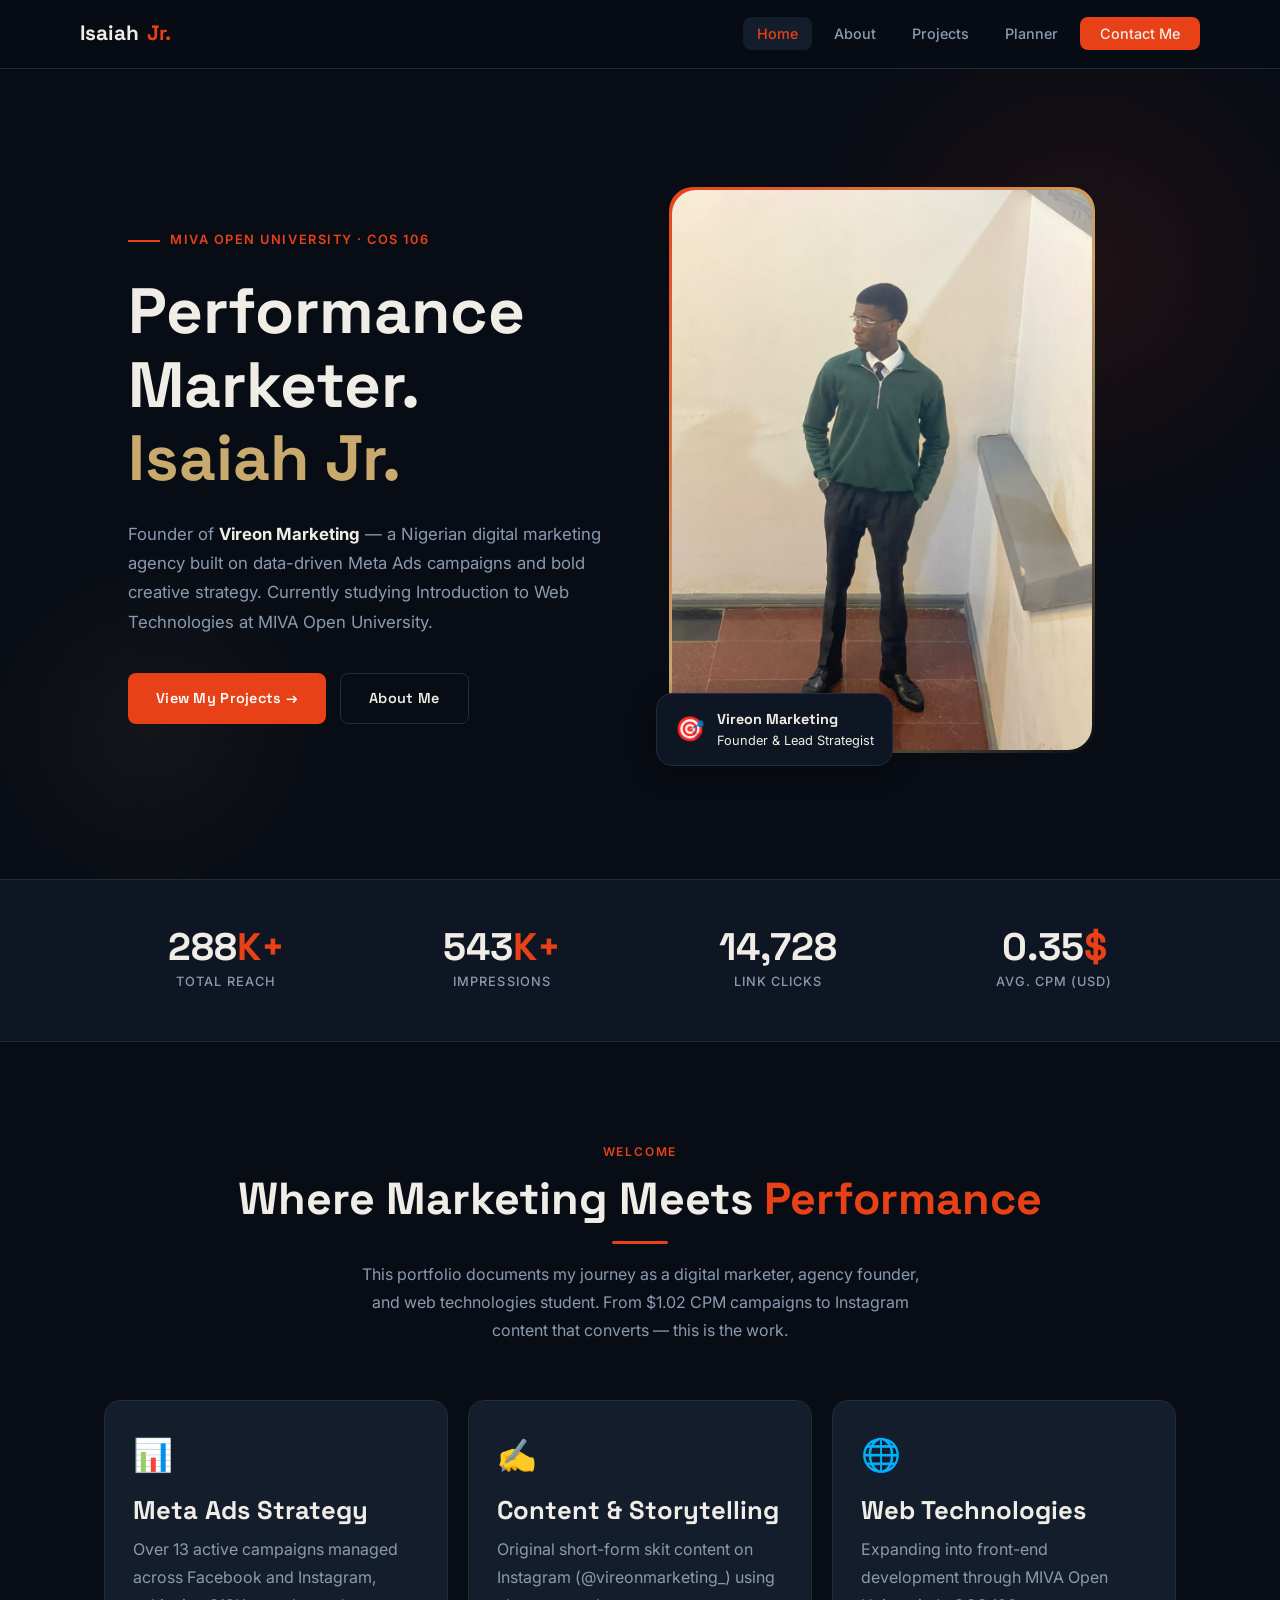
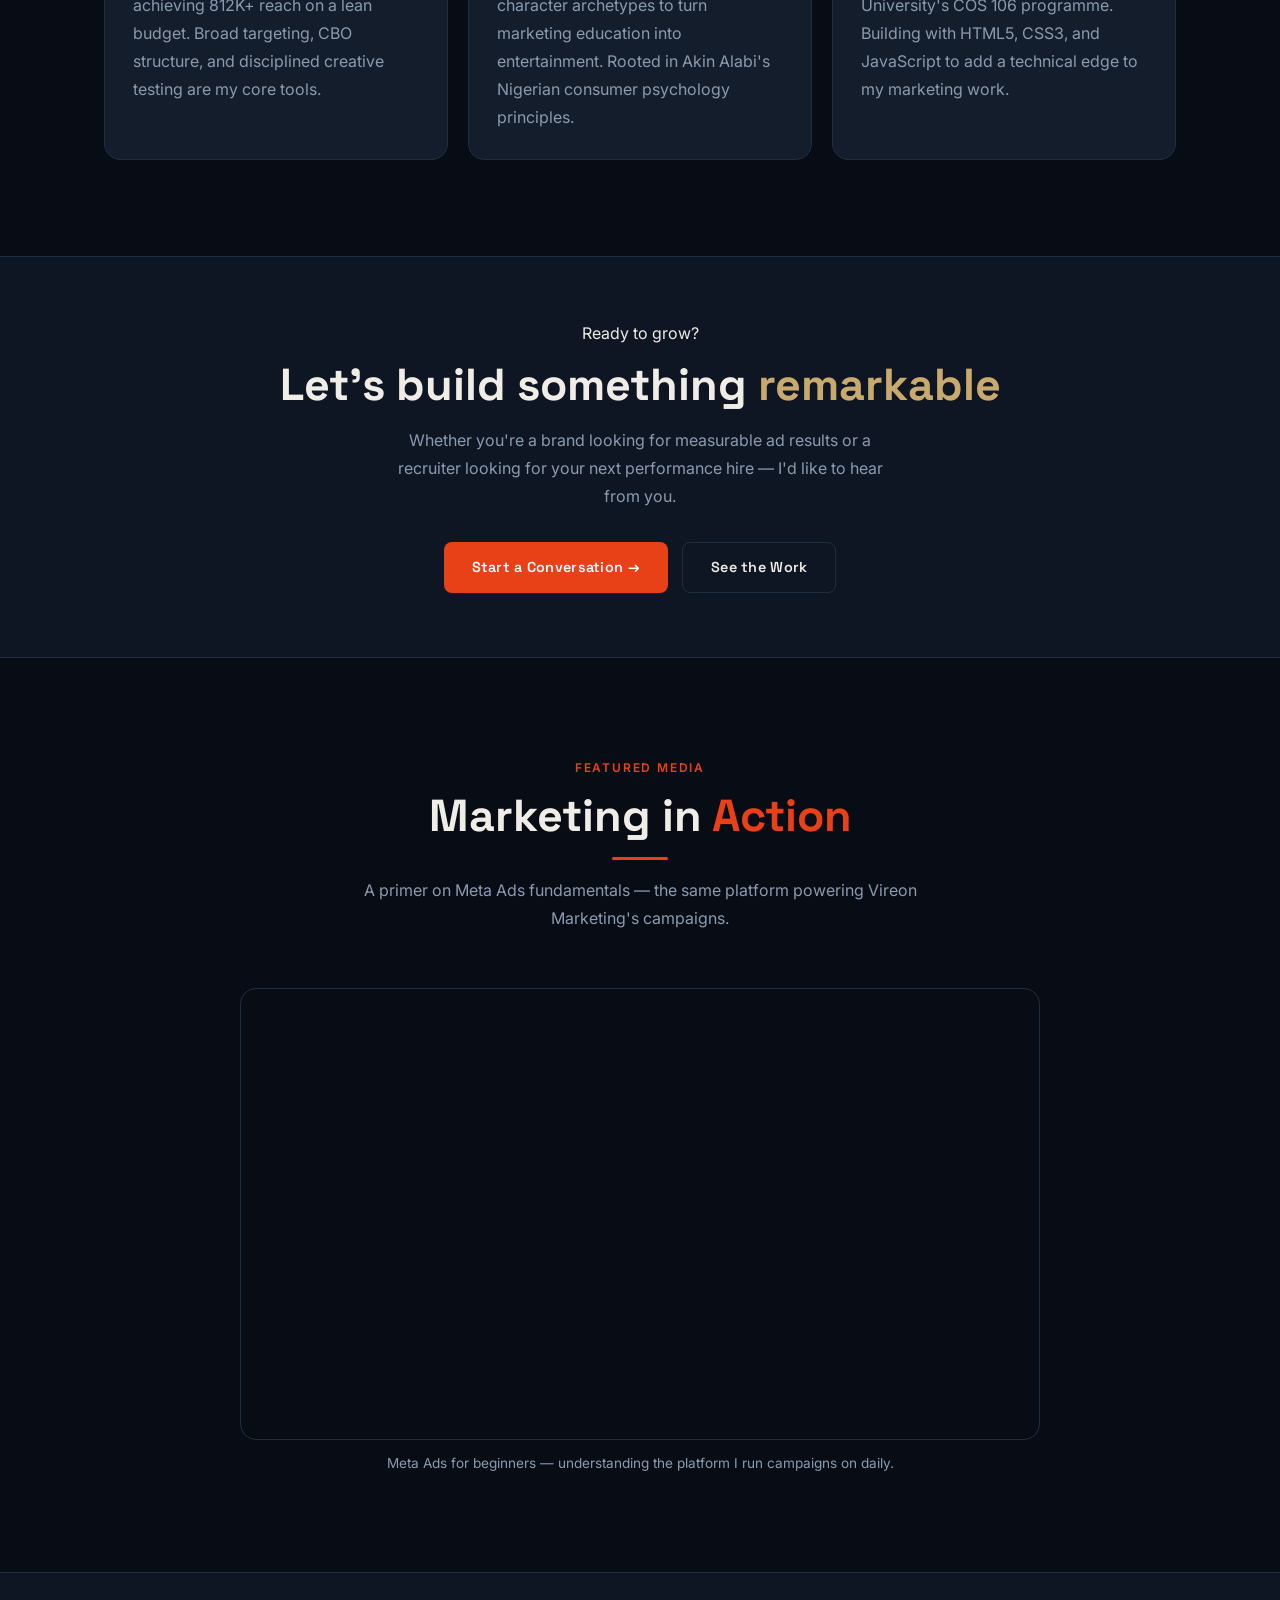
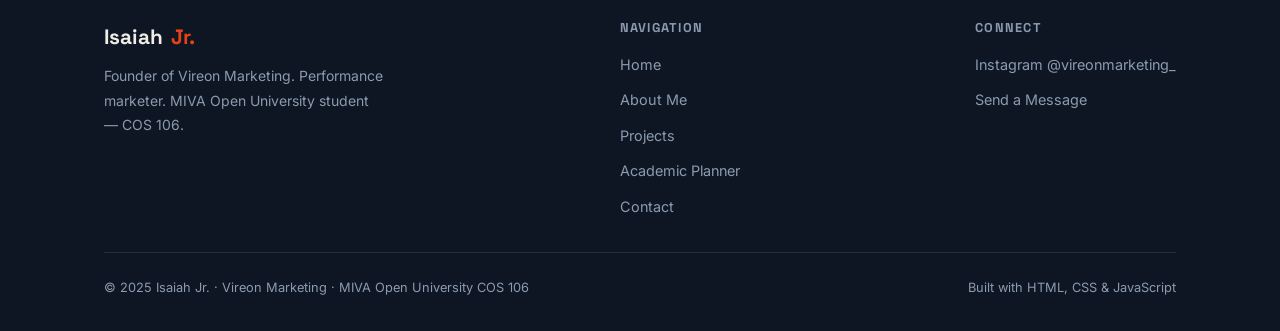
<file: index.html>
<!DOCTYPE html>
<html lang="en">
<head>
  <meta charset="UTF-8" />
  <meta name="viewport" content="width=device-width, initial-scale=1.0" />
  <title>Isaiah Jr. — Digital Marketer & MIVA Student</title>
  <meta name="description" content="Performance marketer, founder of Vireon Marketing, and MIVA Open University student." />
  <link rel="stylesheet" href="css/style.css" />
</head>
<body>

<!-- ======== NAVIGATION ======== -->
<nav class="navbar">
  <div class="navbar-inner">
    <a href="index.html" class="nav-logo">
      Isaiah<span>Jr.</span>
    </a>
    <ul class="nav-links">
      <li><a href="index.html" class="active">Home</a></li>
      <li><a href="about.html">About</a></li>
      <li><a href="projects.html">Projects</a></li>
      <li><a href="planner.html">Planner</a></li>
      <li><a href="contact.html" class="nav-cta">Contact Me</a></li>
    </ul>
    <button class="hamburger" aria-label="Toggle menu" aria-expanded="false">
      <span></span><span></span><span></span>
    </button>
  </div>
  <ul class="mobile-menu">
    <li><a href="index.html">Home</a></li>
    <li><a href="about.html">About</a></li>
    <li><a href="projects.html">Projects</a></li>
    <li><a href="planner.html">Planner</a></li>
    <li><a href="contact.html">Contact Me</a></li>
  </ul>
</nav>

<!-- ======== HERO ======== -->
<main>
  <section class="hero">
    <div class="container">
      <div class="hero-inner">

        <!-- Content -->
        <div class="hero-content">
          <div class="hero-eyebrow">MIVA Open University · COS 106</div>
          <h1 class="hero-title">
            Performance<br />
            Marketer.
            <span class="line-gold">Isaiah Jr.</span>
          </h1>
          <p class="hero-desc">
            Founder of <strong style="color: var(--text)">Vireon Marketing</strong> — a Nigerian digital marketing
            agency built on data-driven Meta Ads campaigns and bold creative strategy.
            Currently studying Introduction to Web Technologies at MIVA Open University.
          </p>
          <div class="hero-cta">
            <a href="projects.html" class="btn btn-primary">View My Projects →</a>
            <a href="about.html"    class="btn btn-outline">About Me</a>
          </div>
        </div>

        <!-- Photo -->
        <div class="hero-image">
          <div class="hero-photo-wrap">
            <img
              src="profile.jpg"
              alt="Tomilola Gbenga-Oke — Isaiah Jr."
              class="hero-photo-real"
            />
            <div class="hero-badge">
              <span class="hero-badge-icon">🎯</span>
              <div class="hero-badge-text">
                <strong>Vireon Marketing</strong>
                Founder &amp; Lead Strategist
              </div>
            </div>
          </div>
        </div>

      </div>
    </div>
  </section>

  <!-- ======== STATS ======== -->
  <section class="stats-section">
    <div class="container">
      <div class="stats-grid">
        <div class="stat-item reveal">
          <div class="stat-number" data-count="812" data-suffix="K+">812K<span class="stat-suffix">+</span></div>
          <div class="stat-label">Total Reach</div>
        </div>
        <div class="stat-item reveal reveal-delay-1">
          <div class="stat-number" data-count="1569" data-suffix="K+">1,569K<span class="stat-suffix">+</span></div>
          <div class="stat-label">Impressions</div>
        </div>
        <div class="stat-item reveal reveal-delay-2">
          <div class="stat-number" data-count="42485" data-suffix="">42,485<span class="stat-suffix"></span></div>
          <div class="stat-label">Link Clicks</div>
        </div>
        <div class="stat-item reveal reveal-delay-3">
          <div class="stat-number" data-count="1.02" data-suffix="$">$1.02<span class="stat-suffix"></span></div>
          <div class="stat-label">Avg. CPM (USD)</div>
        </div>
      </div>
    </div>
  </section>

  <!-- ======== WELCOME / BIO ======== -->
  <section class="section">
    <div class="container">
      <div class="section-header reveal">
        <span class="eyebrow">Welcome</span>
        <h2>Where Marketing Meets <span class="text-accent">Performance</span></h2>
        <div class="divider-accent"></div>
        <p>
          This portfolio documents my journey as a digital marketer, agency founder, and web technologies student.
          From $1.02 CPM campaigns to Instagram content that converts — this is the work.
        </p>
      </div>

      <div class="skills-grid">
        <article class="card skill-card reveal reveal-delay-1">
          <div class="skill-icon">📊</div>
          <h3>Meta Ads Strategy</h3>
          <p>
            Over 13 active campaigns managed across Facebook and Instagram, achieving
            812K+ reach on a lean budget. Broad targeting, CBO structure, and disciplined
            creative testing are my core tools.
          </p>
        </article>
        <article class="card skill-card reveal reveal-delay-2">
          <div class="skill-icon">✍️</div>
          <h3>Content & Storytelling</h3>
          <p>
            Original short-form skit content on Instagram (@vireonmarketing_) using
            character archetypes to turn marketing education into entertainment.
            Rooted in Akin Alabi's Nigerian consumer psychology principles.
          </p>
        </article>
        <article class="card skill-card reveal reveal-delay-3">
          <div class="skill-icon">🌐</div>
          <h3>Web Technologies</h3>
          <p>
            Expanding into front-end development through MIVA Open University's COS 106 programme.
            Building with HTML5, CSS3, and JavaScript to add a technical edge to my marketing work.
          </p>
        </article>
      </div>
    </div>
  </section>

  <!-- ======== CTA BANNER ======== -->
  <section class="section-sm" style="background: var(--bg-secondary); border-top: 1px solid var(--border); border-bottom: 1px solid var(--border);">
    <div class="container" style="text-align: center;">
      <div class="reveal">
        <span class="eyebrow" style="display:block; text-align:center; margin-bottom:12px;">Ready to grow?</span>
        <h2>Let's build something <span class="text-gold">remarkable</span></h2>
        <p style="max-width: 500px; margin: 16px auto 32px;">
          Whether you're a brand looking for measurable ad results or a recruiter looking for your next
          performance hire — I'd like to hear from you.
        </p>
        <div style="display:flex; gap:14px; justify-content:center; flex-wrap:wrap;">
          <a href="contact.html" class="btn btn-primary">Start a Conversation →</a>
          <a href="projects.html" class="btn btn-outline">See the Work</a>
        </div>
      </div>
    </div>
  </section>

  <!-- ======== VIDEO SECTION ======== -->
  <section class="section">
    <div class="container">
      <div class="section-header reveal">
        <span class="eyebrow">Featured Media</span>
        <h2>Marketing in <span class="text-accent">Action</span></h2>
        <div class="divider-accent"></div>
        <p>A primer on Meta Ads fundamentals — the same platform powering Vireon Marketing's campaigns.</p>
      </div>
      <div class="reveal" style="max-width: 800px; margin: 0 auto;">
        <div style="position:relative; padding-bottom:56.25%; height:0; overflow:hidden; border-radius: var(--radius-lg); border: 1px solid var(--border);">
          <iframe
            src="https://www.youtube.com/embed/R2hFSqzLDrA"
            title="Meta Ads Tutorial"
            style="position:absolute; top:0; left:0; width:100%; height:100%; border:0;"
            allow="accelerometer; autoplay; clipboard-write; encrypted-media; gyroscope; picture-in-picture"
            allowfullscreen
            loading="lazy">
          </iframe>
        </div>
        <p style="text-align:center; margin-top:12px; font-size:0.85rem;">
          Meta Ads for beginners — understanding the platform I run campaigns on daily.
        </p>
      </div>
    </div>
  </section>

</main>

<!-- ======== FOOTER ======== -->
<footer>
  <div class="footer-inner">
    <div class="footer-top">
      <div class="footer-brand">
        <a href="index.html" class="nav-logo">Isaiah<span>Jr.</span></a>
        <p>Founder of Vireon Marketing. Performance marketer. MIVA Open University student — COS 106.</p>
      </div>
      <nav class="footer-links" aria-label="Footer navigation">
        <h4>Navigation</h4>
        <ul>
          <li><a href="index.html">Home</a></li>
          <li><a href="about.html">About Me</a></li>
          <li><a href="projects.html">Projects</a></li>
          <li><a href="planner.html">Academic Planner</a></li>
          <li><a href="contact.html">Contact</a></li>
        </ul>
      </nav>
      <div class="footer-links">
        <h4>Connect</h4>
        <ul>
          <li><a href="https://instagram.com/vireonmarketing_" target="_blank" rel="noopener">Instagram @vireonmarketing_</a></li>
          <li><a href="contact.html">Send a Message</a></li>
        </ul>
      </div>
    </div>
    <div class="footer-bottom">
      <p class="text-muted">&copy; 2025 Isaiah Jr. · Vireon Marketing · MIVA Open University COS 106</p>
      <p class="text-muted">Built with HTML, CSS &amp; JavaScript</p>
    </div>
  </div>
</footer>

<script src="js/main.js"></script>
</body>
</html>
</file>
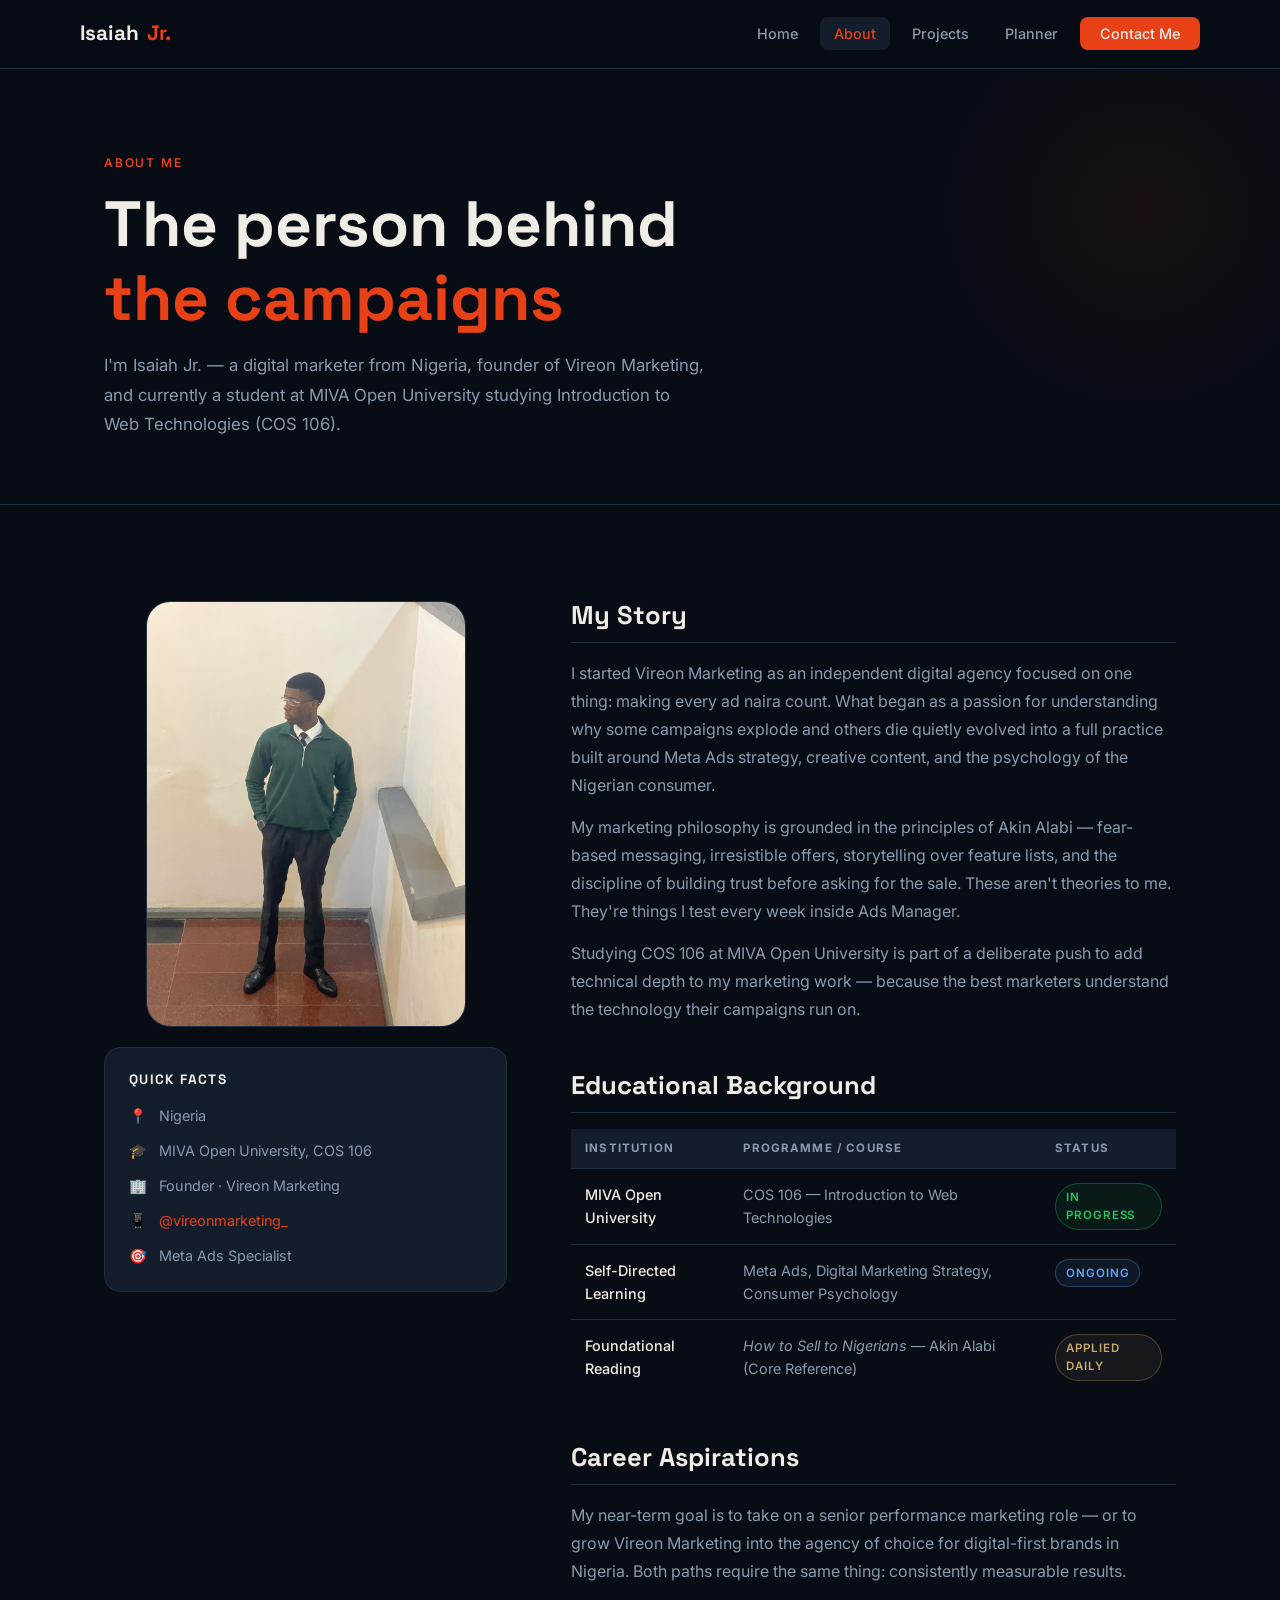
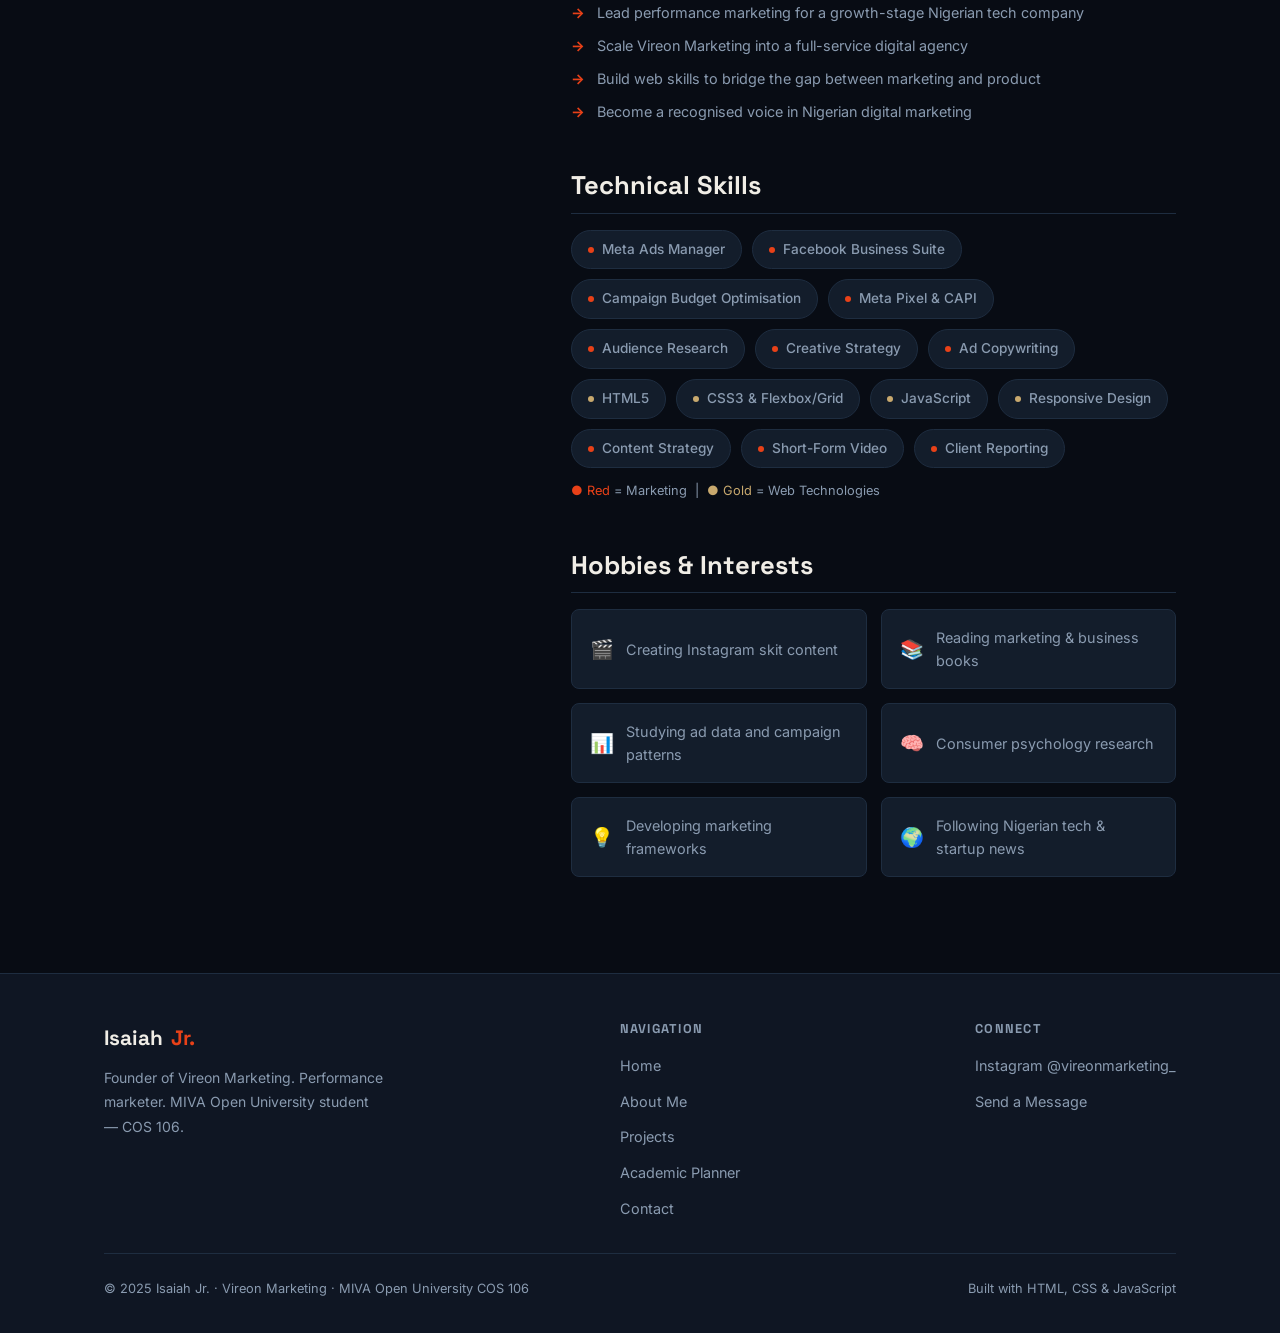
<file: about.html>
<!DOCTYPE html>
<html lang="en">
<head>
  <meta charset="UTF-8" />
  <meta name="viewport" content="width=device-width, initial-scale=1.0" />
  <title>About Me — Isaiah Jr.</title>
  <meta name="description" content="Learn about Isaiah Jr. — founder of Vireon Marketing, digital marketer, and MIVA Open University student." />
  <link rel="stylesheet" href="css/style.css" />
</head>
<body>

<!-- ======== NAVIGATION ======== -->
<nav class="navbar">
  <div class="navbar-inner">
    <a href="index.html" class="nav-logo">Isaiah<span>Jr.</span></a>
    <ul class="nav-links">
      <li><a href="index.html">Home</a></li>
      <li><a href="about.html" class="active">About</a></li>
      <li><a href="projects.html">Projects</a></li>
      <li><a href="planner.html">Planner</a></li>
      <li><a href="contact.html" class="nav-cta">Contact Me</a></li>
    </ul>
    <button class="hamburger" aria-label="Toggle menu">
      <span></span><span></span><span></span>
    </button>
  </div>
  <ul class="mobile-menu">
    <li><a href="index.html">Home</a></li>
    <li><a href="about.html">About</a></li>
    <li><a href="projects.html">Projects</a></li>
    <li><a href="planner.html">Planner</a></li>
    <li><a href="contact.html">Contact Me</a></li>
  </ul>
</nav>

<main>
  <!-- ======== PAGE HERO ======== -->
  <section class="page-hero">
    <div class="container">
      <span class="eyebrow">About Me</span>
      <h1>The person behind<br /><span class="text-accent">the campaigns</span></h1>
      <p>
        I'm Isaiah Jr. — a digital marketer from Nigeria, founder of Vireon Marketing, and currently
        a student at MIVA Open University studying Introduction to Web Technologies (COS 106).
      </p>
    </div>
  </section>

  <!-- ======== MAIN CONTENT ======== -->
  <section class="section">
    <div class="container">
      <div class="about-grid">

        <!-- Photo Column -->
        <aside class="about-photo-wrap reveal">
          <img
              src="profile.jpg"
              alt="Tomilola Gbenga-Oke — Isaiah Jr."
              class="about-photo-real"
            />

          <!-- Quick facts -->
          <div class="card" style="padding: 24px; margin-top: 20px;">
            <h4 style="color: var(--text); margin-bottom: 16px; font-size: 0.85rem; text-transform: uppercase; letter-spacing: 0.1em;">Quick Facts</h4>
            <ul style="display: flex; flex-direction: column; gap: 12px;">
              <li style="display: flex; gap: 12px; font-size: 0.9rem; color: var(--text-muted);">
                <span>📍</span> Nigeria
              </li>
              <li style="display: flex; gap: 12px; font-size: 0.9rem; color: var(--text-muted);">
                <span>🎓</span> MIVA Open University, COS 106
              </li>
              <li style="display: flex; gap: 12px; font-size: 0.9rem; color: var(--text-muted);">
                <span>🏢</span> Founder · Vireon Marketing
              </li>
              <li style="display: flex; gap: 12px; font-size: 0.9rem; color: var(--text-muted);">
                <span>📱</span> <a href="https://instagram.com/vireonmarketing_" target="_blank" rel="noopener" style="color: var(--accent);">@vireonmarketing_</a>
              </li>
              <li style="display: flex; gap: 12px; font-size: 0.9rem; color: var(--text-muted);">
                <span>🎯</span> Meta Ads Specialist
              </li>
            </ul>
          </div>
        </aside>

        <!-- Content Column -->
        <div class="about-content">

          <!-- Biography -->
          <div class="about-block reveal">
            <h3>My Story</h3>
            <p style="margin-bottom: 14px;">
              I started Vireon Marketing as an independent digital agency focused on one thing:
              making every ad naira count. What began as a passion for understanding why some
              campaigns explode and others die quietly evolved into a full practice built around
              Meta Ads strategy, creative content, and the psychology of the Nigerian consumer.
            </p>
            <p style="margin-bottom: 14px;">
              My marketing philosophy is grounded in the principles of Akin Alabi — fear-based
              messaging, irresistible offers, storytelling over feature lists, and the discipline
              of building trust before asking for the sale. These aren't theories to me. They're
              things I test every week inside Ads Manager.
            </p>
            <p>
              Studying COS 106 at MIVA Open University is part of a deliberate push to add
              technical depth to my marketing work — because the best marketers understand the
              technology their campaigns run on.
            </p>
          </div>

          <!-- Education Table -->
          <div class="about-block reveal reveal-delay-1">
            <h3>Educational Background</h3>
            <table class="edu-table" aria-label="Educational background">
              <thead>
                <tr>
                  <th>Institution</th>
                  <th>Programme / Course</th>
                  <th>Status</th>
                </tr>
              </thead>
              <tbody>
                <tr>
                  <td>MIVA Open University</td>
                  <td>COS 106 — Introduction to Web Technologies</td>
                  <td><span class="tag tag-green">In Progress</span></td>
                </tr>
                <tr>
                  <td>Self-Directed Learning</td>
                  <td>Meta Ads, Digital Marketing Strategy, Consumer Psychology</td>
                  <td><span class="tag tag-blue">Ongoing</span></td>
                </tr>
                <tr>
                  <td>Foundational Reading</td>
                  <td><em>How to Sell to Nigerians</em> — Akin Alabi (Core Reference)</td>
                  <td><span class="tag tag-gold">Applied Daily</span></td>
                </tr>
              </tbody>
            </table>
          </div>

          <!-- Career Aspirations -->
          <div class="about-block reveal reveal-delay-2">
            <h3>Career Aspirations</h3>
            <p style="margin-bottom: 16px;">
              My near-term goal is to take on a senior performance marketing role — or to grow
              Vireon Marketing into the agency of choice for digital-first brands in Nigeria.
              Both paths require the same thing: consistently measurable results.
            </p>
            <ul style="display: flex; flex-direction: column; gap: 10px; margin-top: 12px;">
              <li style="display: flex; gap: 12px; font-size: 0.9rem; color: var(--text-muted);">
                <span style="color: var(--accent); font-weight: 700;">→</span>
                Lead performance marketing for a growth-stage Nigerian tech company
              </li>
              <li style="display: flex; gap: 12px; font-size: 0.9rem; color: var(--text-muted);">
                <span style="color: var(--accent); font-weight: 700;">→</span>
                Scale Vireon Marketing into a full-service digital agency
              </li>
              <li style="display: flex; gap: 12px; font-size: 0.9rem; color: var(--text-muted);">
                <span style="color: var(--accent); font-weight: 700;">→</span>
                Build web skills to bridge the gap between marketing and product
              </li>
              <li style="display: flex; gap: 12px; font-size: 0.9rem; color: var(--text-muted);">
                <span style="color: var(--accent); font-weight: 700;">→</span>
                Become a recognised voice in Nigerian digital marketing
              </li>
            </ul>
          </div>

          <!-- Technical Skills -->
          <div class="about-block reveal reveal-delay-3">
            <h3>Technical Skills</h3>
            <div class="skills-wrap">
              <span class="skill-pill"><span class="dot"></span>Meta Ads Manager</span>
              <span class="skill-pill"><span class="dot"></span>Facebook Business Suite</span>
              <span class="skill-pill"><span class="dot"></span>Campaign Budget Optimisation</span>
              <span class="skill-pill"><span class="dot"></span>Meta Pixel &amp; CAPI</span>
              <span class="skill-pill"><span class="dot"></span>Audience Research</span>
              <span class="skill-pill"><span class="dot"></span>Creative Strategy</span>
              <span class="skill-pill"><span class="dot"></span>Ad Copywriting</span>
              <span class="skill-pill"><span class="dot dot-gold"></span>HTML5</span>
              <span class="skill-pill"><span class="dot dot-gold"></span>CSS3 &amp; Flexbox/Grid</span>
              <span class="skill-pill"><span class="dot dot-gold"></span>JavaScript</span>
              <span class="skill-pill"><span class="dot dot-gold"></span>Responsive Design</span>
              <span class="skill-pill"><span class="dot"></span>Content Strategy</span>
              <span class="skill-pill"><span class="dot"></span>Short-Form Video</span>
              <span class="skill-pill"><span class="dot"></span>Client Reporting</span>
            </div>
            <p style="font-size:0.8rem; margin-top: 12px;">
              <span style="color:var(--accent);">● Red</span> = Marketing &nbsp;|&nbsp;
              <span style="color:var(--gold);">● Gold</span> = Web Technologies
            </p>
          </div>

          <!-- Hobbies -->
          <div class="about-block reveal">
            <h3>Hobbies &amp; Interests</h3>
            <div class="hobbies-grid">
              <div class="hobby-item"><span>🎬</span> Creating Instagram skit content</div>
              <div class="hobby-item"><span>📚</span> Reading marketing &amp; business books</div>
              <div class="hobby-item"><span>📊</span> Studying ad data and campaign patterns</div>
              <div class="hobby-item"><span>🧠</span> Consumer psychology research</div>
              <div class="hobby-item"><span>💡</span> Developing marketing frameworks</div>
              <div class="hobby-item"><span>🌍</span> Following Nigerian tech &amp; startup news</div>
            </div>
          </div>

        </div><!-- /about-content -->
      </div><!-- /about-grid -->
    </div>
  </section>
</main>

<!-- ======== FOOTER ======== -->
<footer>
  <div class="footer-inner">
    <div class="footer-top">
      <div class="footer-brand">
        <a href="index.html" class="nav-logo">Isaiah<span>Jr.</span></a>
        <p>Founder of Vireon Marketing. Performance marketer. MIVA Open University student — COS 106.</p>
      </div>
      <nav class="footer-links" aria-label="Footer navigation">
        <h4>Navigation</h4>
        <ul>
          <li><a href="index.html">Home</a></li>
          <li><a href="about.html">About Me</a></li>
          <li><a href="projects.html">Projects</a></li>
          <li><a href="planner.html">Academic Planner</a></li>
          <li><a href="contact.html">Contact</a></li>
        </ul>
      </nav>
      <div class="footer-links">
        <h4>Connect</h4>
        <ul>
          <li><a href="https://instagram.com/vireonmarketing_" target="_blank" rel="noopener">Instagram @vireonmarketing_</a></li>
          <li><a href="contact.html">Send a Message</a></li>
        </ul>
      </div>
    </div>
    <div class="footer-bottom">
      <p class="text-muted">&copy; 2025 Isaiah Jr. · Vireon Marketing · MIVA Open University COS 106</p>
      <p class="text-muted">Built with HTML, CSS &amp; JavaScript</p>
    </div>
  </div>
</footer>

<script src="js/main.js"></script>
</body>
  </html>
</file>
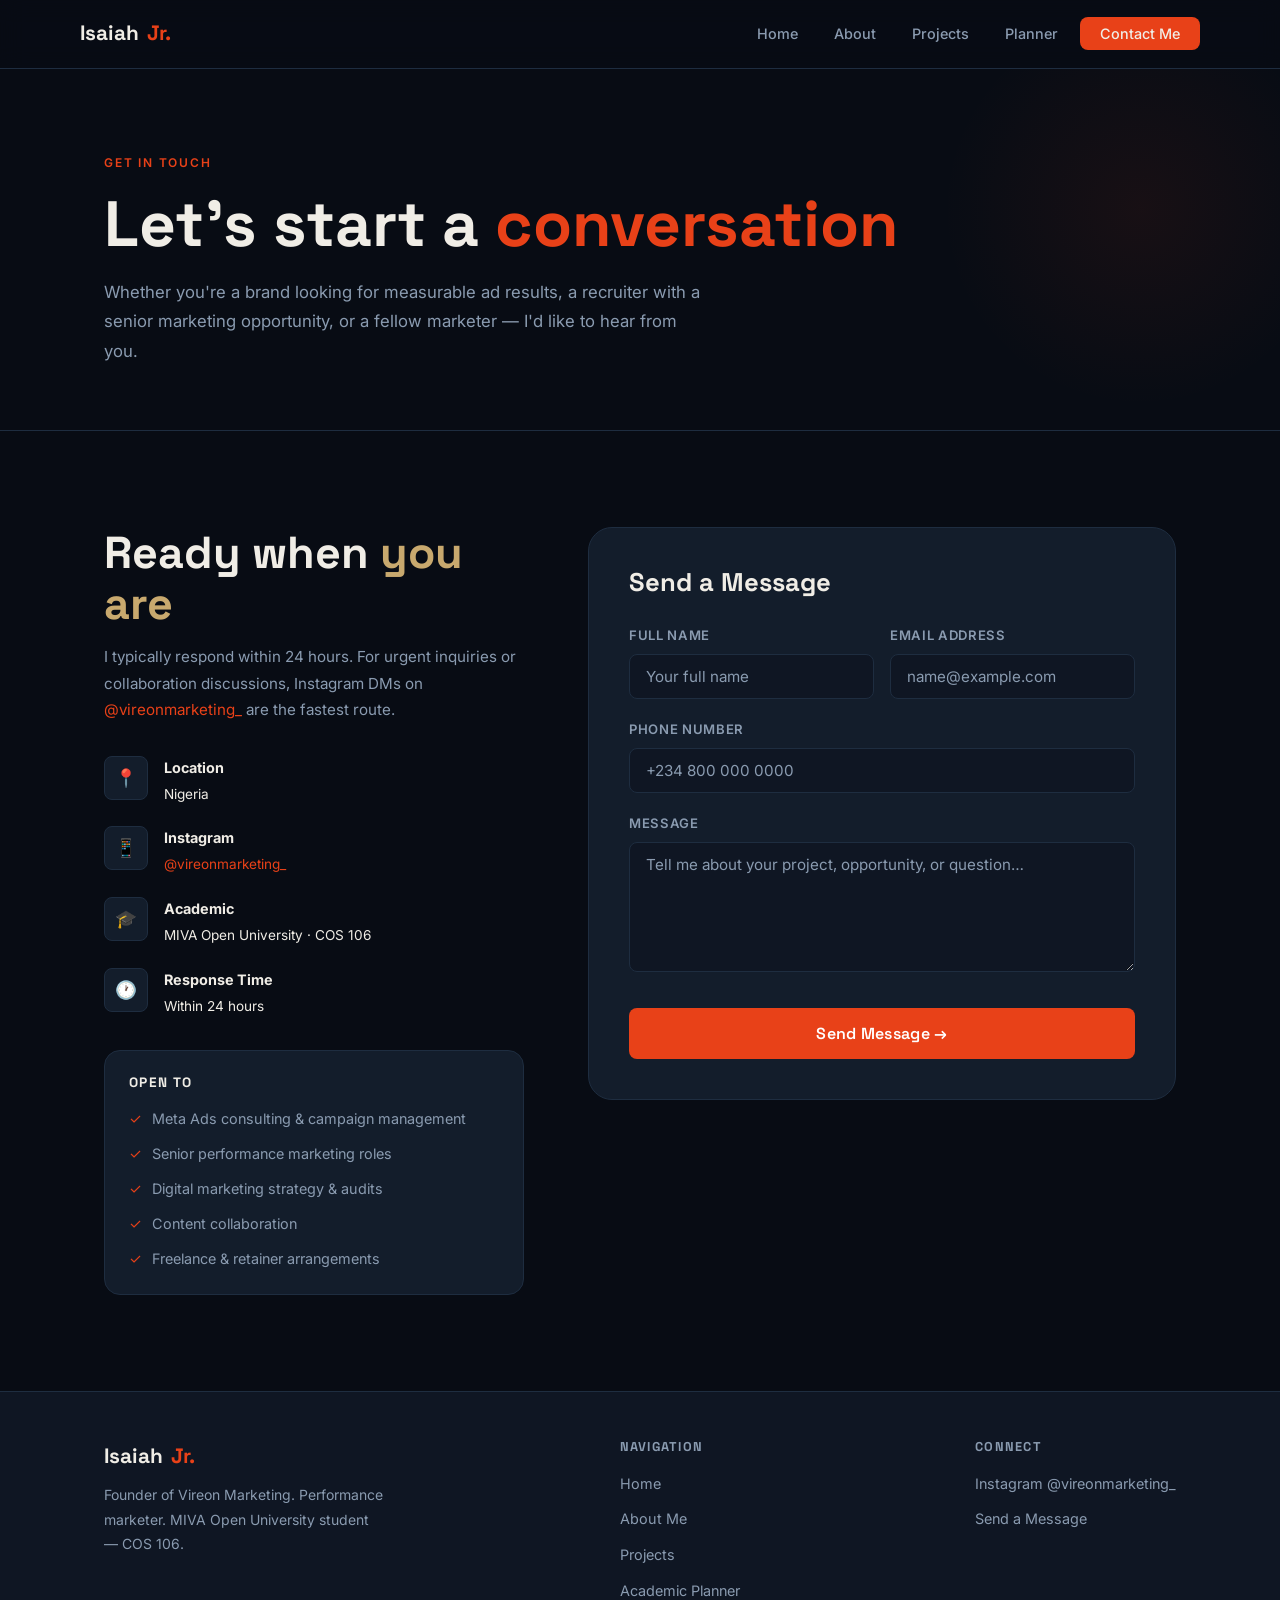
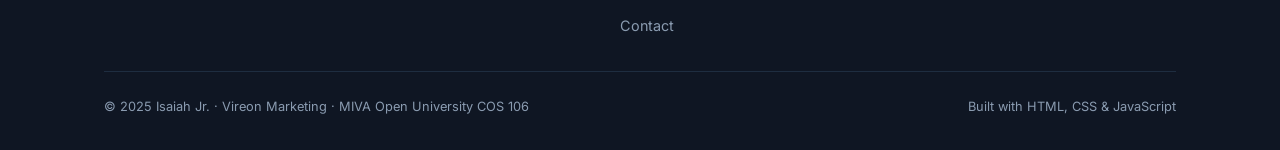
<file: contact.html>
<!DOCTYPE html>
<html lang="en">
<head>
  <meta charset="UTF-8" />
  <meta name="viewport" content="width=device-width, initial-scale=1.0" />
  <title>Contact — Isaiah Jr.</title>
  <meta name="description" content="Get in touch with Isaiah Jr. — founder of Vireon Marketing." />
  <link rel="stylesheet" href="css/style.css" />
</head>
<body>

<!-- ======== NAVIGATION ======== -->
<nav class="navbar">
  <div class="navbar-inner">
    <a href="index.html" class="nav-logo">Isaiah<span>Jr.</span></a>
    <ul class="nav-links">
      <li><a href="index.html">Home</a></li>
      <li><a href="about.html">About</a></li>
      <li><a href="projects.html">Projects</a></li>
      <li><a href="planner.html">Planner</a></li>
      <li><a href="contact.html" class="active nav-cta">Contact Me</a></li>
    </ul>
    <button class="hamburger" aria-label="Toggle menu">
      <span></span><span></span><span></span>
    </button>
  </div>
  <ul class="mobile-menu">
    <li><a href="index.html">Home</a></li>
    <li><a href="about.html">About</a></li>
    <li><a href="projects.html">Projects</a></li>
    <li><a href="planner.html">Planner</a></li>
    <li><a href="contact.html">Contact Me</a></li>
  </ul>
</nav>

<main>
  <!-- ======== PAGE HERO ======== -->
  <section class="page-hero">
    <div class="container">
      <span class="eyebrow">Get In Touch</span>
      <h1>Let's start a <span class="text-accent">conversation</span></h1>
      <p>
        Whether you're a brand looking for measurable ad results, a recruiter with a senior
        marketing opportunity, or a fellow marketer — I'd like to hear from you.
      </p>
    </div>
  </section>

  <!-- ======== CONTACT LAYOUT ======== -->
  <section class="section">
    <div class="container">
      <div class="contact-layout">

        <!-- Info Column -->
        <div class="contact-info reveal">
          <div class="contact-info-intro">
            <h2>Ready when <span class="text-gold">you are</span></h2>
            <p>
              I typically respond within 24 hours. For urgent inquiries or collaboration
              discussions, Instagram DMs on <a href="https://instagram.com/vireonmarketing_" target="_blank" rel="noopener" style="color:var(--accent)">@vireonmarketing_</a> are the fastest route.
            </p>
          </div>

          <div class="contact-items">
            <div class="contact-item">
              <div class="contact-icon">📍</div>
              <div class="contact-item-text">
                <strong>Location</strong>
                <span>Nigeria</span>
              </div>
            </div>
            <div class="contact-item">
              <div class="contact-icon">📱</div>
              <div class="contact-item-text">
                <strong>Instagram</strong>
                <span>
                  <a href="https://instagram.com/vireonmarketing_" target="_blank" rel="noopener" style="color: var(--accent);">
                    @vireonmarketing_
                  </a>
                </span>
              </div>
            </div>
            <div class="contact-item">
              <div class="contact-icon">🎓</div>
              <div class="contact-item-text">
                <strong>Academic</strong>
                <span>MIVA Open University · COS 106</span>
              </div>
            </div>
            <div class="contact-item">
              <div class="contact-icon">🕐</div>
              <div class="contact-item-text">
                <strong>Response Time</strong>
                <span>Within 24 hours</span>
              </div>
            </div>
          </div>

          <!-- What I'm open to -->
          <div class="card" style="padding: 24px;">
            <h4 style="color: var(--text); margin-bottom: 16px; font-size: 0.85rem; text-transform: uppercase; letter-spacing: 0.1em;">Open To</h4>
            <ul style="display: flex; flex-direction: column; gap: 12px;">
              <li style="display:flex; gap:10px; font-size:0.9rem; color: var(--text-muted);">
                <span style="color:var(--accent);">✓</span> Meta Ads consulting &amp; campaign management
              </li>
              <li style="display:flex; gap:10px; font-size:0.9rem; color: var(--text-muted);">
                <span style="color:var(--accent);">✓</span> Senior performance marketing roles
              </li>
              <li style="display:flex; gap:10px; font-size:0.9rem; color: var(--text-muted);">
                <span style="color:var(--accent);">✓</span> Digital marketing strategy &amp; audits
              </li>
              <li style="display:flex; gap:10px; font-size:0.9rem; color: var(--text-muted);">
                <span style="color:var(--accent);">✓</span> Content collaboration
              </li>
              <li style="display:flex; gap:10px; font-size:0.9rem; color: var(--text-muted);">
                <span style="color:var(--accent);">✓</span> Freelance &amp; retainer arrangements
              </li>
            </ul>
          </div>
        </div>

        <!-- Form Column -->
        <div class="reveal reveal-delay-1">
          <div class="contact-form-wrap">
            <h3>Send a Message</h3>

            <!-- Contact Form -->
            <form id="contactForm" novalidate autocomplete="off">

              <div class="form-row">
                <div class="form-group">
                  <label for="contact-name">Full Name</label>
                  <input
                    type="text"
                    id="contact-name"
                    class="form-input"
                    placeholder="Your full name"
                    maxlength="100"
                    autocomplete="name"
                  />
                  <span class="error-msg" role="alert"></span>
                </div>
                <div class="form-group">
                  <label for="contact-email">Email Address</label>
                  <input
                    type="email"
                    id="contact-email"
                    class="form-input"
                    placeholder="name@example.com"
                    maxlength="150"
                    autocomplete="email"
                  />
                  <span class="error-msg" role="alert"></span>
                </div>
              </div>

              <div class="form-group">
                <label for="contact-phone">Phone Number</label>
                <input
                  type="tel"
                  id="contact-phone"
                  class="form-input"
                  placeholder="+234 800 000 0000"
                  maxlength="20"
                  autocomplete="tel"
                />
                <span class="error-msg" role="alert"></span>
              </div>

              <div class="form-group">
                <label for="contact-message">Message</label>
                <textarea
                  id="contact-message"
                  placeholder="Tell me about your project, opportunity, or question…"
                  maxlength="1000"
                ></textarea>
                <span class="error-msg" role="alert"></span>
              </div>

              <button type="submit" id="submitBtn" class="btn btn-primary submit-btn">
                Send Message →
              </button>
            </form>

            <!-- Success State -->
            <div id="formSuccess" class="form-success" role="status" aria-live="polite">
              <div class="success-icon">✅</div>
              <h3 style="color: var(--text);">Message received!</h3>
              <p style="margin-bottom: 20px;">
                Thanks for reaching out. I'll get back to you within 24 hours.
              </p>
              <button id="resetForm" class="btn btn-outline">Send Another Message</button>
            </div>
          </div>
        </div>

      </div><!-- /contact-layout -->
    </div>
  </section>
</main>

<!-- ======== FOOTER ======== -->
<footer>
  <div class="footer-inner">
    <div class="footer-top">
      <div class="footer-brand">
        <a href="index.html" class="nav-logo">Isaiah<span>Jr.</span></a>
        <p>Founder of Vireon Marketing. Performance marketer. MIVA Open University student — COS 106.</p>
      </div>
      <nav class="footer-links" aria-label="Footer navigation">
        <h4>Navigation</h4>
        <ul>
          <li><a href="index.html">Home</a></li>
          <li><a href="about.html">About Me</a></li>
          <li><a href="projects.html">Projects</a></li>
          <li><a href="planner.html">Academic Planner</a></li>
          <li><a href="contact.html">Contact</a></li>
        </ul>
      </nav>
      <div class="footer-links">
        <h4>Connect</h4>
        <ul>
          <li><a href="https://instagram.com/vireonmarketing_" target="_blank" rel="noopener">Instagram @vireonmarketing_</a></li>
          <li><a href="contact.html">Send a Message</a></li>
        </ul>
      </div>
    </div>
    <div class="footer-bottom">
      <p class="text-muted">&copy; 2025 Isaiah Jr. · Vireon Marketing · MIVA Open University COS 106</p>
      <p class="text-muted">Built with HTML, CSS &amp; JavaScript</p>
    </div>
  </div>
</footer>

<script src="js/main.js"></script>
<script src="js/contact.js"></script>
</body>
</html>
</file>
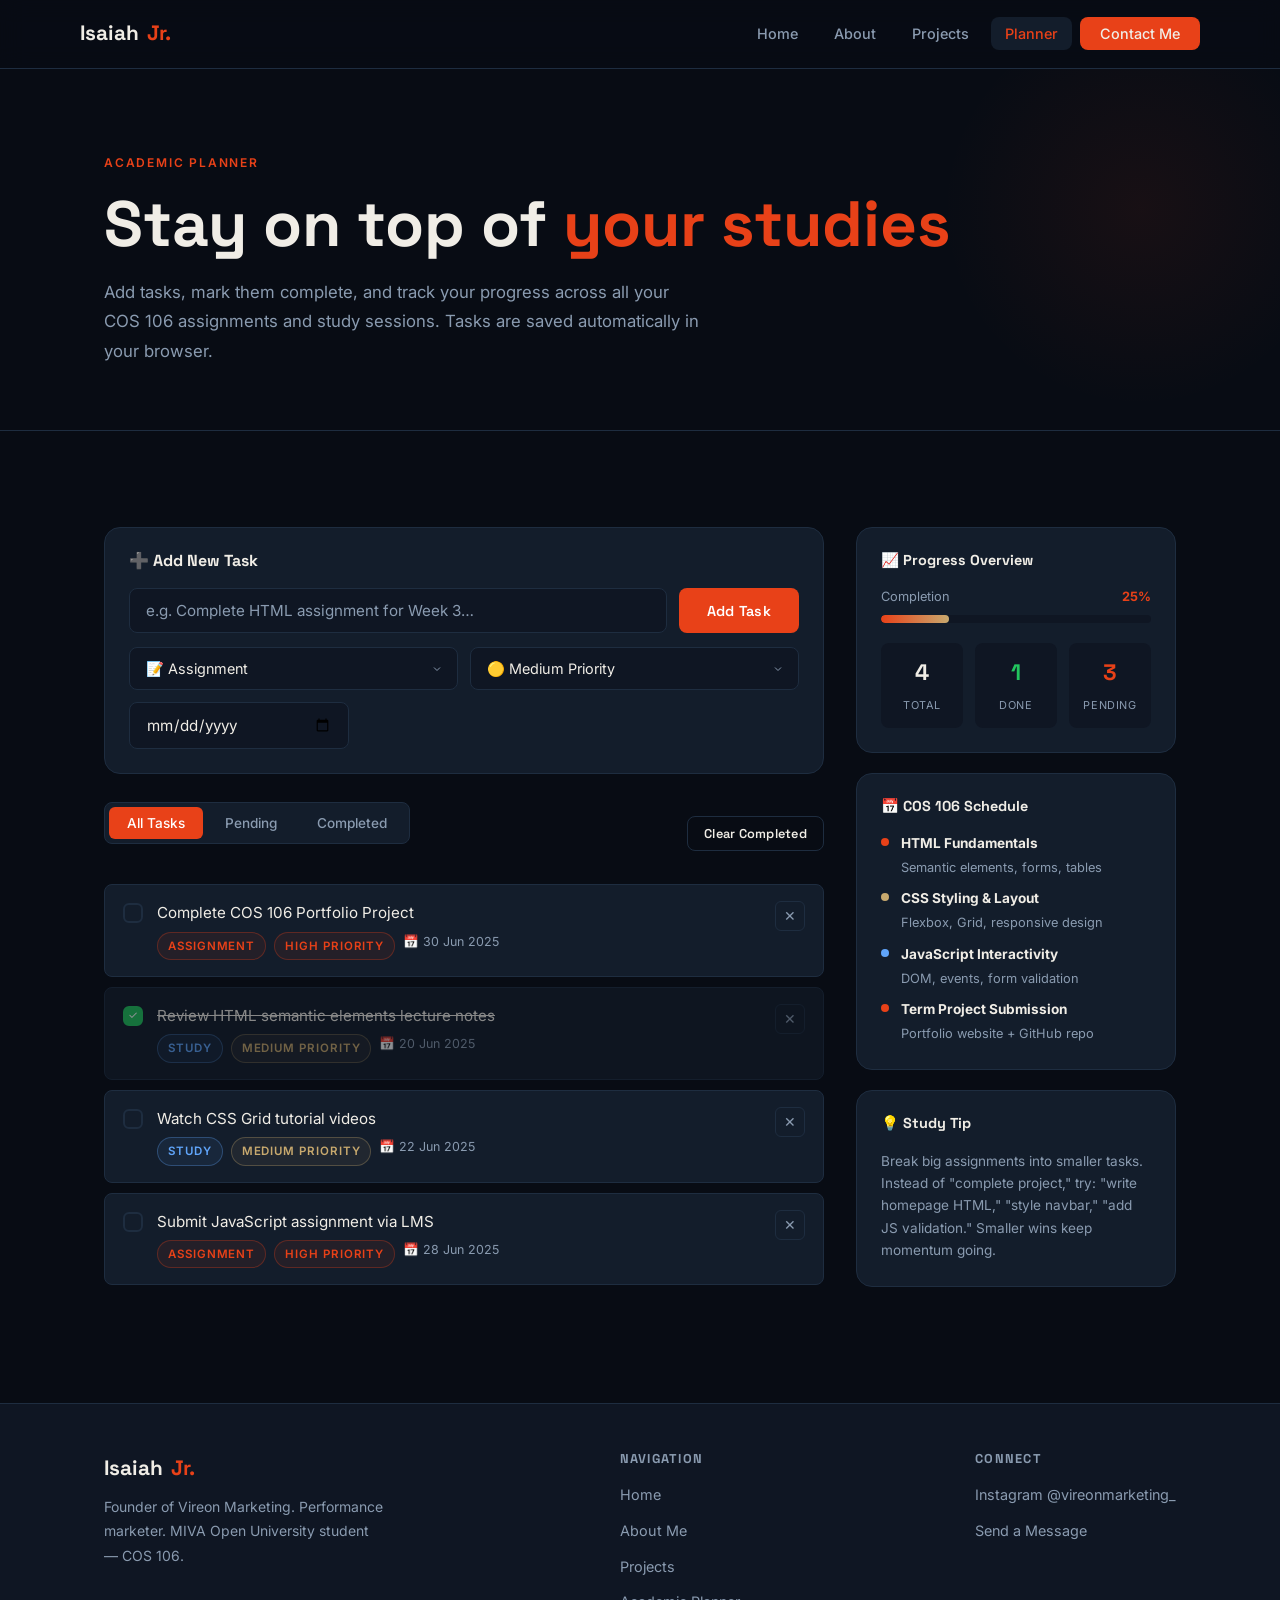
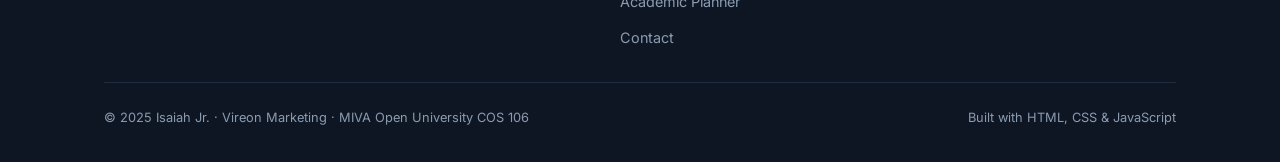
<file: planner.html>
<!DOCTYPE html>
<html lang="en">
<head>
  <meta charset="UTF-8" />
  <meta name="viewport" content="width=device-width, initial-scale=1.0" />
  <title>Academic Planner — Isaiah Jr.</title>
  <meta name="description" content="Interactive academic task planner — manage assignments, study sessions, and deadlines." />
  <link rel="stylesheet" href="css/style.css" />
</head>
<body>

<!-- ======== NAVIGATION ======== -->
<nav class="navbar">
  <div class="navbar-inner">
    <a href="index.html" class="nav-logo">Isaiah<span>Jr.</span></a>
    <ul class="nav-links">
      <li><a href="index.html">Home</a></li>
      <li><a href="about.html">About</a></li>
      <li><a href="projects.html">Projects</a></li>
      <li><a href="planner.html" class="active">Planner</a></li>
      <li><a href="contact.html" class="nav-cta">Contact Me</a></li>
    </ul>
    <button class="hamburger" aria-label="Toggle menu">
      <span></span><span></span><span></span>
    </button>
  </div>
  <ul class="mobile-menu">
    <li><a href="index.html">Home</a></li>
    <li><a href="about.html">About</a></li>
    <li><a href="projects.html">Projects</a></li>
    <li><a href="planner.html">Planner</a></li>
    <li><a href="contact.html">Contact Me</a></li>
  </ul>
</nav>

<main>
  <!-- ======== PAGE HERO ======== -->
  <section class="page-hero">
    <div class="container">
      <span class="eyebrow">Academic Planner</span>
      <h1>Stay on top of <span class="text-accent">your studies</span></h1>
      <p>
        Add tasks, mark them complete, and track your progress across all your COS 106 assignments
        and study sessions. Tasks are saved automatically in your browser.
      </p>
    </div>
  </section>

  <!-- ======== PLANNER ======== -->
  <section class="section">
    <div class="container">
      <div class="planner-layout">

        <!-- Main Column -->
        <div class="planner-main">

          <!-- Add Task Form -->
          <div class="add-task-form">
            <h3>➕ Add New Task</h3>
            <form id="addTaskForm" novalidate>
              <div class="task-input-row">
                <input
                  type="text"
                  id="taskInput"
                  class="form-input"
                  placeholder="e.g. Complete HTML assignment for Week 3…"
                  maxlength="200"
                  autocomplete="off"
                  aria-label="Task description"
                />
                <button type="submit" class="btn btn-primary">Add Task</button>
              </div>
              <div id="taskError" style="display:none; color: var(--danger); font-size: 0.82rem; margin-bottom: 8px;"></div>
              <div class="task-meta-row">
                <select id="taskCategory" class="form-select" aria-label="Task category">
                  <option value="assignment">📝 Assignment</option>
                  <option value="study">📖 Study</option>
                  <option value="exam">📋 Exam Prep</option>
                  <option value="project">💻 Project</option>
                  <option value="other">📌 Other</option>
                </select>
                <select id="taskPriority" class="form-select" aria-label="Task priority">
                  <option value="high">🔴 High Priority</option>
                  <option value="medium" selected>🟡 Medium Priority</option>
                  <option value="low">🟢 Low Priority</option>
                </select>
              </div>
              <div style="margin-top: 12px;">
                <input
                  type="date"
                  id="taskDate"
                  class="form-input"
                  aria-label="Due date (optional)"
                  style="max-width: 220px;"
                />
              </div>
            </form>
          </div>

          <!-- Filter Tabs -->
          <div style="display:flex; justify-content:space-between; align-items:center; flex-wrap:wrap; gap:12px; margin-bottom:20px;">
            <div class="filter-tabs" role="tablist" aria-label="Task filters">
              <button class="filter-tab active" data-filter="all" role="tab" aria-selected="true">All Tasks</button>
              <button class="filter-tab" data-filter="active" role="tab" aria-selected="false">Pending</button>
              <button class="filter-tab" data-filter="completed" role="tab" aria-selected="false">Completed</button>
            </div>
            <button id="clearCompleted" class="btn btn-outline" style="font-size:0.8rem; padding: 8px 16px;">
              Clear Completed
            </button>
          </div>

          <!-- Task List -->
          <div id="taskList" class="task-list" role="list" aria-label="Task list">
            <!-- Rendered by planner.js -->
          </div>

        </div><!-- /planner-main -->

        <!-- Sidebar -->
        <aside class="planner-sidebar">

          <!-- Progress Widget -->
          <div class="planner-widget">
            <h4>📈 Progress Overview</h4>
            <div class="progress-bar-wrap">
              <div class="progress-label">
                <span>Completion</span>
                <span id="progressPct" style="color: var(--accent); font-weight:700;">0%</span>
              </div>
              <div class="progress-bar" role="progressbar" aria-label="Task completion progress">
                <div class="progress-fill" id="progressFill"></div>
              </div>
            </div>
            <div class="progress-stats">
              <div class="pstat-box">
                <span class="pstat-box-num" id="statTotal">0</span>
                <span class="pstat-box-lbl text-muted">Total</span>
              </div>
              <div class="pstat-box">
                <span class="pstat-box-num" id="statDone" style="color: var(--success);">0</span>
                <span class="pstat-box-lbl text-muted">Done</span>
              </div>
              <div class="pstat-box">
                <span class="pstat-box-num" id="statPending" style="color: var(--accent);">0</span>
                <span class="pstat-box-lbl text-muted">Pending</span>
              </div>
            </div>
          </div>

          <!-- Course Schedule Widget -->
          <div class="planner-widget">
            <h4>📅 COS 106 Schedule</h4>
            <div class="schedule-list">
              <div class="schedule-item">
                <div class="schedule-dot"></div>
                <div class="schedule-info">
                  <strong>HTML Fundamentals</strong>
                  <span class="text-muted" style="font-size:0.8rem;">Semantic elements, forms, tables</span>
                </div>
              </div>
              <div class="schedule-item">
                <div class="schedule-dot gold"></div>
                <div class="schedule-info">
                  <strong>CSS Styling &amp; Layout</strong>
                  <span class="text-muted" style="font-size:0.8rem;">Flexbox, Grid, responsive design</span>
                </div>
              </div>
              <div class="schedule-item">
                <div class="schedule-dot blue"></div>
                <div class="schedule-info">
                  <strong>JavaScript Interactivity</strong>
                  <span class="text-muted" style="font-size:0.8rem;">DOM, events, form validation</span>
                </div>
              </div>
              <div class="schedule-item">
                <div class="schedule-dot"></div>
                <div class="schedule-info">
                  <strong>Term Project Submission</strong>
                  <span class="text-muted" style="font-size:0.8rem;">Portfolio website + GitHub repo</span>
                </div>
              </div>
            </div>
          </div>

          <!-- Tips Widget -->
          <div class="planner-widget">
            <h4>💡 Study Tip</h4>
            <p style="font-size:0.85rem; line-height: 1.65;">
              Break big assignments into smaller tasks. Instead of "complete project," try:
              "write homepage HTML," "style navbar," "add JS validation." Smaller wins keep momentum going.
            </p>
          </div>

        </aside><!-- /planner-sidebar -->
      </div><!-- /planner-layout -->
    </div>
  </section>
</main>

<!-- ======== FOOTER ======== -->
<footer>
  <div class="footer-inner">
    <div class="footer-top">
      <div class="footer-brand">
        <a href="index.html" class="nav-logo">Isaiah<span>Jr.</span></a>
        <p>Founder of Vireon Marketing. Performance marketer. MIVA Open University student — COS 106.</p>
      </div>
      <nav class="footer-links" aria-label="Footer navigation">
        <h4>Navigation</h4>
        <ul>
          <li><a href="index.html">Home</a></li>
          <li><a href="about.html">About Me</a></li>
          <li><a href="projects.html">Projects</a></li>
          <li><a href="planner.html">Academic Planner</a></li>
          <li><a href="contact.html">Contact</a></li>
        </ul>
      </nav>
      <div class="footer-links">
        <h4>Connect</h4>
        <ul>
          <li><a href="https://instagram.com/vireonmarketing_" target="_blank" rel="noopener">Instagram @vireonmarketing_</a></li>
          <li><a href="contact.html">Send a Message</a></li>
        </ul>
      </div>
    </div>
    <div class="footer-bottom">
      <p class="text-muted">&copy; 2025 Isaiah Jr. · Vireon Marketing · MIVA Open University COS 106</p>
      <p class="text-muted">Built with HTML, CSS &amp; JavaScript</p>
    </div>
  </div>
</footer>

<script src="js/main.js"></script>
<script src="js/planner.js"></script>
</body>
</html>
</file>
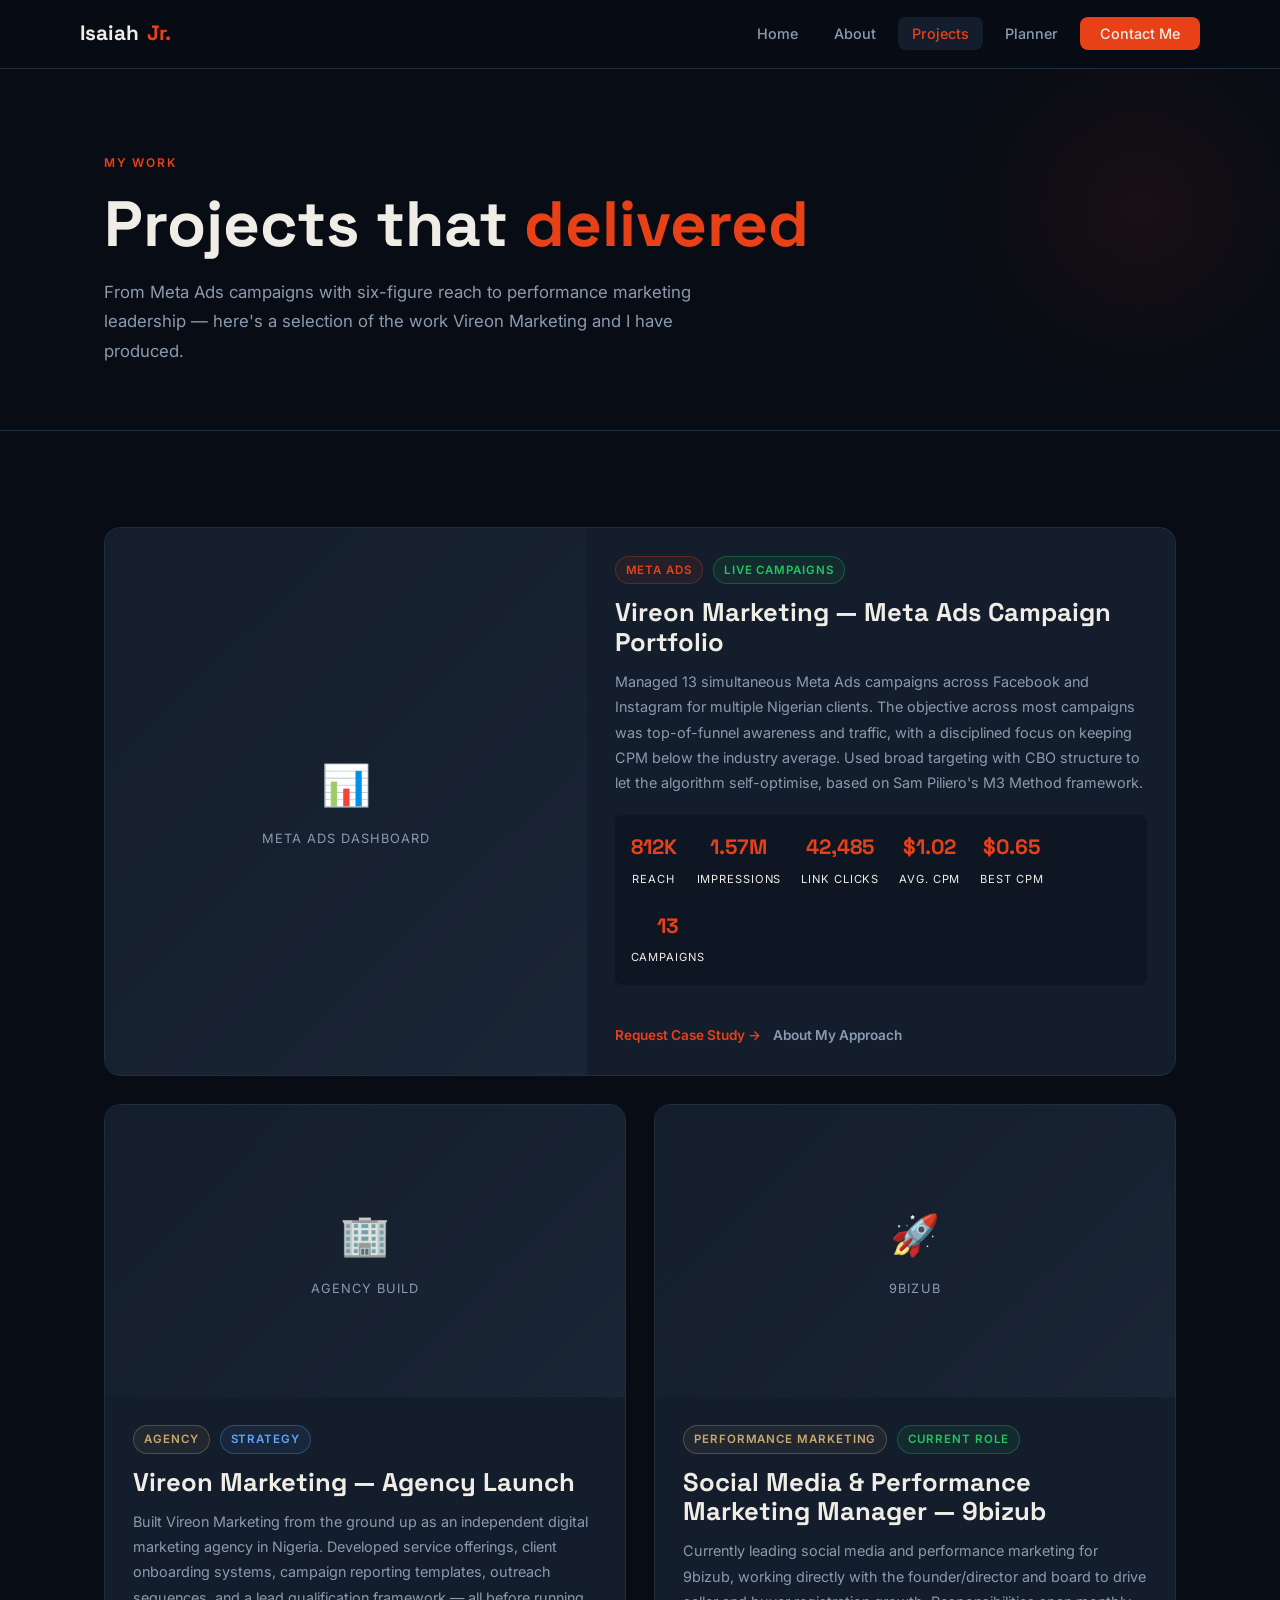
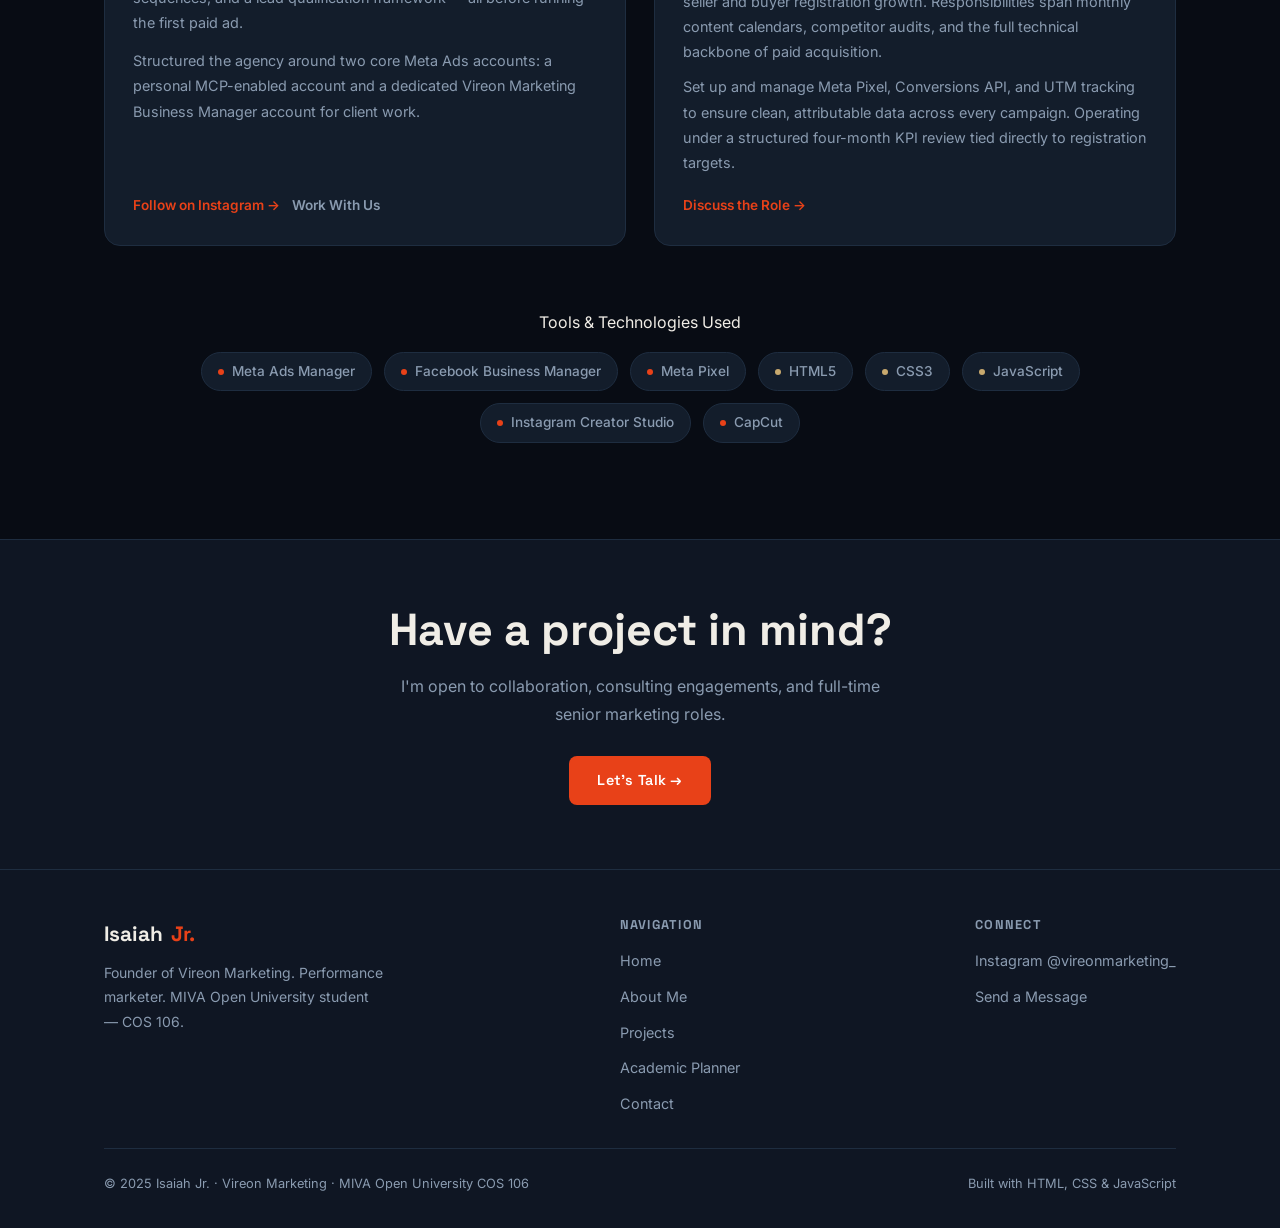
<file: projects.html>
<!DOCTYPE html>
<html lang="en">
<head>
  <meta charset="UTF-8" />
  <meta name="viewport" content="width=device-width, initial-scale=1.0" />
  <title>Projects — Isaiah Jr.</title>
  <meta name="description" content="Vireon Marketing projects — Meta Ads campaigns, performance marketing work, and web development." />
  <link rel="stylesheet" href="css/style.css" />
</head>
<body>

<!-- ======== NAVIGATION ======== -->
<nav class="navbar">
  <div class="navbar-inner">
    <a href="index.html" class="nav-logo">Isaiah<span>Jr.</span></a>
    <ul class="nav-links">
      <li><a href="index.html">Home</a></li>
      <li><a href="about.html">About</a></li>
      <li><a href="projects.html" class="active">Projects</a></li>
      <li><a href="planner.html">Planner</a></li>
      <li><a href="contact.html" class="nav-cta">Contact Me</a></li>
    </ul>
    <button class="hamburger" aria-label="Toggle menu">
      <span></span><span></span><span></span>
    </button>
  </div>
  <ul class="mobile-menu">
    <li><a href="index.html">Home</a></li>
    <li><a href="about.html">About</a></li>
    <li><a href="projects.html">Projects</a></li>
    <li><a href="planner.html">Planner</a></li>
    <li><a href="contact.html">Contact Me</a></li>
  </ul>
</nav>

<main>
  <!-- ======== PAGE HERO ======== -->
  <section class="page-hero">
    <div class="container">
      <span class="eyebrow">My Work</span>
      <h1>Projects that <span class="text-accent">delivered</span></h1>
      <p>
        From Meta Ads campaigns with six-figure reach to performance marketing leadership —
        here's a selection of the work Vireon Marketing and I have produced.
      </p>
    </div>
  </section>

  <!-- ======== PROJECTS GRID ======== -->
  <section class="section">
    <div class="container">
      <div class="projects-grid">

        <!-- PROJECT 1: Featured — Meta Ads Campaign Portfolio -->
        <article class="card project-card featured reveal">
          <div class="project-img">
            <div class="project-img-placeholder">
              <span class="project-img-icon">📊</span>
              <span class="project-img-label">Meta Ads Dashboard</span>
            </div>
          </div>
          <div class="project-body">
            <div class="project-meta">
              <span class="tag tag-red">Meta Ads</span>
              <span class="tag tag-green">Live Campaigns</span>
            </div>
            <h3>Vireon Marketing — Meta Ads Campaign Portfolio</h3>
            <p>
              Managed 13 simultaneous Meta Ads campaigns across Facebook and Instagram for multiple
              Nigerian clients. The objective across most campaigns was top-of-funnel awareness and
              traffic, with a disciplined focus on keeping CPM below the industry average.
              Used broad targeting with CBO structure to let the algorithm self-optimise, based on
              Sam Piliero's M3 Method framework.
            </p>
            <div class="project-stats">
              <div class="pstat">
                <span class="pstat-num">812K</span>
                <span class="pstat-lbl">Reach</span>
              </div>
              <div class="pstat">
                <span class="pstat-num">1.57M</span>
                <span class="pstat-lbl">Impressions</span>
              </div>
              <div class="pstat">
                <span class="pstat-num">42,485</span>
                <span class="pstat-lbl">Link Clicks</span>
              </div>
              <div class="pstat">
                <span class="pstat-num">$1.02</span>
                <span class="pstat-lbl">Avg. CPM</span>
              </div>
              <div class="pstat">
                <span class="pstat-num">$0.65</span>
                <span class="pstat-lbl">Best CPM</span>
              </div>
              <div class="pstat">
                <span class="pstat-num">13</span>
                <span class="pstat-lbl">Campaigns</span>
              </div>
            </div>
            <div class="project-links">
              <a href="contact.html" class="primary-link">Request Case Study →</a>
              <a href="about.html">About My Approach</a>
            </div>
          </div>
        </article>

        <!-- PROJECT 2: Vireon Marketing Agency Launch -->
        <article class="card project-card reveal reveal-delay-1">
          <div class="project-img" style="min-height: 200px;">
            <div class="project-img-placeholder">
              <span class="project-img-icon">🏢</span>
              <span class="project-img-label">Agency Build</span>
            </div>
          </div>
          <div class="project-body">
            <div class="project-meta">
              <span class="tag tag-gold">Agency</span>
              <span class="tag tag-blue">Strategy</span>
            </div>
            <h3>Vireon Marketing — Agency Launch</h3>
            <p>
              Built Vireon Marketing from the ground up as an independent digital marketing agency
              in Nigeria. Developed service offerings, client onboarding systems, campaign reporting
              templates, outreach sequences, and a lead qualification framework — all before running
              the first paid ad.
            </p>
            <p style="margin-top: 12px;">
              Structured the agency around two core Meta Ads accounts: a personal MCP-enabled account
              and a dedicated Vireon Marketing Business Manager account for client work.
            </p>
            <div class="project-links">
              <a href="https://instagram.com/vireonmarketing_" target="_blank" rel="noopener" class="primary-link">Follow on Instagram →</a>
              <a href="contact.html">Work With Us</a>
            </div>
          </div>
        </article>

        <!-- PROJECT 3: 9bizub Performance Marketing -->
        <article class="card project-card reveal reveal-delay-2">
          <div class="project-img" style="min-height: 200px;">
            <div class="project-img-placeholder">
              <span class="project-img-icon">🚀</span>
              <span class="project-img-label">9bizub</span>
            </div>
          </div>
          <div class="project-body">
            <div class="project-meta">
              <span class="tag tag-gold">Performance Marketing</span>
              <span class="tag tag-green">Current Role</span>
            </div>
            <h3>Social Media &amp; Performance Marketing Manager — 9bizub</h3>
            <p>
              Currently leading social media and performance marketing for 9bizub, working directly
              with the founder/director and board to drive seller and buyer registration growth.
              Responsibilities span monthly content calendars, competitor audits, and the full
              technical backbone of paid acquisition.
            </p>
            <p style="margin-top: 10px;">
              Set up and manage Meta Pixel, Conversions API, and UTM tracking to ensure clean,
              attributable data across every campaign. Operating under a structured four-month
              KPI review tied directly to registration targets.
            </p>
            <div class="project-links">
              <a href="contact.html" class="primary-link">Discuss the Role →</a>
            </div>
          </div>
        </article>

      </div><!-- /projects-grid -->

      <!-- Tech stack used -->
      <div class="reveal" style="margin-top: 64px; text-align:center;">
        <span class="eyebrow" style="display:block; margin-bottom: 16px;">Tools &amp; Technologies Used</span>
        <div style="display:flex; justify-content:center; flex-wrap:wrap; gap:12px;">
          <span class="skill-pill"><span class="dot"></span>Meta Ads Manager</span>
          <span class="skill-pill"><span class="dot"></span>Facebook Business Manager</span>
          <span class="skill-pill"><span class="dot"></span>Meta Pixel</span>
          <span class="skill-pill"><span class="dot dot-gold"></span>HTML5</span>
          <span class="skill-pill"><span class="dot dot-gold"></span>CSS3</span>
          <span class="skill-pill"><span class="dot dot-gold"></span>JavaScript</span>
          <span class="skill-pill"><span class="dot"></span>Instagram Creator Studio</span>
          <span class="skill-pill"><span class="dot"></span>CapCut</span>
        </div>
      </div>

    </div>
  </section>

  <!-- ======== CTA ======== -->
  <section class="section-sm" style="background: var(--bg-secondary); border-top: 1px solid var(--border);">
    <div class="container" style="text-align:center;">
      <div class="reveal">
        <h2>Have a project in mind?</h2>
        <p style="margin: 16px auto 28px; max-width: 480px;">
          I'm open to collaboration, consulting engagements, and full-time senior marketing roles.
        </p>
        <a href="contact.html" class="btn btn-primary">Let's Talk →</a>
      </div>
    </div>
  </section>
</main>

<!-- ======== FOOTER ======== -->
<footer>
  <div class="footer-inner">
    <div class="footer-top">
      <div class="footer-brand">
        <a href="index.html" class="nav-logo">Isaiah<span>Jr.</span></a>
        <p>Founder of Vireon Marketing. Performance marketer. MIVA Open University student — COS 106.</p>
      </div>
      <nav class="footer-links" aria-label="Footer navigation">
        <h4>Navigation</h4>
        <ul>
          <li><a href="index.html">Home</a></li>
          <li><a href="about.html">About Me</a></li>
          <li><a href="projects.html">Projects</a></li>
          <li><a href="planner.html">Academic Planner</a></li>
          <li><a href="contact.html">Contact</a></li>
        </ul>
      </nav>
      <div class="footer-links">
        <h4>Connect</h4>
        <ul>
          <li><a href="https://instagram.com/vireonmarketing_" target="_blank" rel="noopener">Instagram @vireonmarketing_</a></li>
          <li><a href="contact.html">Send a Message</a></li>
        </ul>
      </div>
    </div>
    <div class="footer-bottom">
      <p class="text-muted">&copy; 2025 Isaiah Jr. · Vireon Marketing · MIVA Open University COS 106</p>
      <p class="text-muted">Built with HTML, CSS &amp; JavaScript</p>
    </div>
  </div>
</footer>

<script src="js/main.js"></script>
</body>
</html>
</file>
<file: css/style.css>
/* ============================================
   VIREON PORTFOLIO — STYLE.CSS
   COS 106 | Isaiah Jr. | MIVA Open University
   ============================================ */

@import url('https://fonts.googleapis.com/css2?family=Space+Grotesk:wght@300;400;500;600;700&family=Inter:wght@300;400;500;600&display=swap');

/* ---- TOKENS ---- */
:root {
  --bg-primary:   #080C14;
  --bg-secondary: #0F1623;
  --bg-card:      #131D2B;
  --accent:       #E84118;
  --accent-hover: #C4360F;
  --gold:         #C8A96E;
  --gold-light:   #E2C898;
  --text:         #F0EDE6;
  --text-muted:   #8A9BB0;
  --border:       #1E2D40;
  --success:      #22C55E;
  --danger:       #EF4444;
  --font-display: 'Space Grotesk', sans-serif;
  --font-body:    'Inter', sans-serif;
  --radius:       8px;
  --radius-lg:    16px;
  --radius-xl:    24px;
  --shadow:       0 4px 24px rgba(0, 0, 0, 0.35);
  --shadow-lg:    0 12px 48px rgba(0, 0, 0, 0.5);
  --transition:   all 0.3s cubic-bezier(0.4, 0, 0.2, 1);
}

/* ---- RESET ---- */
*, *::before, *::after { box-sizing: border-box; margin: 0; padding: 0; }
html { scroll-behavior: smooth; font-size: 16px; }
body {
  background: var(--bg-primary);
  color: var(--text);
  font-family: var(--font-body);
  line-height: 1.6;
  overflow-x: hidden;
}
img { max-width: 100%; display: block; }
a { color: inherit; text-decoration: none; }
ul { list-style: none; }
button { cursor: pointer; border: none; background: none; font-family: inherit; }
input, textarea, select { font-family: inherit; }

/* ---- TYPOGRAPHY ---- */
h1, h2, h3, h4, h5 { font-family: var(--font-display); font-weight: 700; line-height: 1.15; }
h1 { font-size: clamp(2.4rem, 5vw, 4rem); }
h2 { font-size: clamp(1.8rem, 3.5vw, 2.8rem); }
h3 { font-size: clamp(1.2rem, 2vw, 1.6rem); }
h4 { font-size: 1.1rem; }
p  { color: var(--text-muted); line-height: 1.75; }
.text-accent { color: var(--accent); }
.text-gold   { color: var(--gold); }
.text-muted  { color: var(--text-muted); }

/* ---- LAYOUT UTILITIES ---- */
.container { max-width: 1120px; margin: 0 auto; padding: 0 24px; }
.section { padding: 96px 0; }
.section-sm { padding: 64px 0; }
.section-header { margin-bottom: 56px; text-align: center; }
.section-header .eyebrow {
  display: inline-block;
  font-size: 0.75rem;
  font-weight: 600;
  letter-spacing: 0.15em;
  text-transform: uppercase;
  color: var(--accent);
  margin-bottom: 12px;
}
.section-header h2 { color: var(--text); }
.section-header p { max-width: 560px; margin: 16px auto 0; }

/* ---- NAVIGATION ---- */
.navbar {
  position: sticky;
  top: 0;
  z-index: 1000;
  background: rgba(8, 12, 20, 0.9);
  backdrop-filter: blur(12px);
  border-bottom: 1px solid var(--border);
  padding: 0 24px;
}
.navbar-inner {
  max-width: 1120px;
  margin: 0 auto;
  display: flex;
  align-items: center;
  justify-content: space-between;
  height: 68px;
}
.nav-logo {
  font-family: var(--font-display);
  font-size: 1.3rem;
  font-weight: 700;
  color: var(--text);
  display: flex;
  align-items: center;
  gap: 8px;
}
.nav-logo span { color: var(--accent); }
.nav-logo .logo-dot {
  width: 8px; height: 8px;
  background: var(--accent);
  border-radius: 50%;
  display: inline-block;
}
.nav-links {
  display: flex;
  align-items: center;
  gap: 8px;
}
.nav-links a {
  font-size: 0.9rem;
  font-weight: 500;
  color: var(--text-muted);
  padding: 8px 14px;
  border-radius: var(--radius);
  transition: var(--transition);
}
.nav-links a:hover,
.nav-links a.active {
  color: var(--text);
  background: var(--bg-card);
}
.nav-links a.active { color: var(--accent); }
.nav-cta {
  background: var(--accent) !important;
  color: var(--text) !important;
  padding: 8px 20px !important;
}
.nav-cta:hover { background: var(--accent-hover) !important; }
.hamburger {
  display: none;
  flex-direction: column;
  gap: 5px;
  padding: 8px;
  border-radius: var(--radius);
  transition: var(--transition);
}
.hamburger span {
  display: block;
  width: 24px; height: 2px;
  background: var(--text);
  border-radius: 2px;
  transition: var(--transition);
}
.hamburger.open span:nth-child(1) { transform: translateY(7px) rotate(45deg); }
.hamburger.open span:nth-child(2) { opacity: 0; }
.hamburger.open span:nth-child(3) { transform: translateY(-7px) rotate(-45deg); }
.mobile-menu {
  display: none;
  flex-direction: column;
  padding: 12px 0 20px;
  border-top: 1px solid var(--border);
  gap: 4px;
}
.mobile-menu.open { display: flex; }
.mobile-menu a {
  font-size: 0.95rem;
  font-weight: 500;
  color: var(--text-muted);
  padding: 12px 16px;
  border-radius: var(--radius);
  transition: var(--transition);
}
.mobile-menu a:hover,
.mobile-menu a.active { color: var(--text); background: var(--bg-card); }

/* ---- BUTTONS ---- */
.btn {
  display: inline-flex;
  align-items: center;
  gap: 8px;
  padding: 13px 28px;
  border-radius: var(--radius);
  font-family: var(--font-display);
  font-size: 0.9rem;
  font-weight: 600;
  letter-spacing: 0.02em;
  transition: var(--transition);
  cursor: pointer;
}
.btn-primary {
  background: var(--accent);
  color: #fff;
}
.btn-primary:hover {
  background: var(--accent-hover);
  transform: translateY(-2px);
  box-shadow: 0 8px 24px rgba(232, 65, 24, 0.35);
}
.btn-outline {
  background: transparent;
  color: var(--text);
  border: 1.5px solid var(--border);
}
.btn-outline:hover {
  border-color: var(--text-muted);
  transform: translateY(-2px);
}
.btn-gold {
  background: var(--gold);
  color: var(--bg-primary);
}
.btn-gold:hover {
  background: var(--gold-light);
  transform: translateY(-2px);
}

/* ---- CARDS ---- */
.card {
  background: var(--bg-card);
  border: 1px solid var(--border);
  border-radius: var(--radius-lg);
  transition: var(--transition);
  overflow: hidden;
}
.card:hover {
  border-color: rgba(232, 65, 24, 0.3);
  transform: translateY(-4px);
  box-shadow: var(--shadow-lg);
}

/* ---- DIVIDER ---- */
.divider {
  height: 1px;
  background: var(--border);
  margin: 0;
}
.divider-accent {
  height: 3px;
  width: 56px;
  background: var(--accent);
  border-radius: 2px;
  margin: 16px auto 0;
}

/* ---- TAGS / BADGES ---- */
.tag {
  display: inline-block;
  font-size: 0.72rem;
  font-weight: 600;
  letter-spacing: 0.08em;
  text-transform: uppercase;
  padding: 4px 10px;
  border-radius: 100px;
  border: 1px solid;
}
.tag-red   { color: var(--accent); border-color: rgba(232,65,24,0.3); background: rgba(232,65,24,0.08); }
.tag-gold  { color: var(--gold);   border-color: rgba(200,169,110,0.3); background: rgba(200,169,110,0.08); }
.tag-blue  { color: #60A5FA;       border-color: rgba(96,165,250,0.3); background: rgba(96,165,250,0.08); }
.tag-green { color: var(--success); border-color: rgba(34,197,94,0.3); background: rgba(34,197,94,0.08); }

/* ---- PAGE HERO ---- */
.page-hero {
  padding: 80px 0 64px;
  border-bottom: 1px solid var(--border);
  position: relative;
  overflow: hidden;
}
.page-hero::before {
  content: '';
  position: absolute;
  top: -60px; right: -60px;
  width: 400px; height: 400px;
  background: radial-gradient(circle, rgba(232,65,24,0.07) 0%, transparent 70%);
  pointer-events: none;
}
.page-hero .eyebrow {
  display: inline-block;
  font-size: 0.75rem;
  font-weight: 600;
  letter-spacing: 0.15em;
  text-transform: uppercase;
  color: var(--accent);
  margin-bottom: 16px;
}
.page-hero h1 { color: var(--text); }
.page-hero p  { max-width: 600px; margin-top: 16px; font-size: 1.05rem; }

/* ---- FOOTER ---- */
footer {
  background: var(--bg-secondary);
  border-top: 1px solid var(--border);
  padding: 48px 0 32px;
}
.footer-inner {
  max-width: 1120px;
  margin: 0 auto;
  padding: 0 24px;
  display: flex;
  flex-direction: column;
  gap: 32px;
}
.footer-top {
  display: flex;
  justify-content: space-between;
  align-items: flex-start;
  gap: 32px;
  flex-wrap: wrap;
}
.footer-brand .nav-logo { margin-bottom: 10px; }
.footer-brand p { font-size: 0.875rem; max-width: 280px; }
.footer-links h4 {
  font-family: var(--font-display);
  font-size: 0.8rem;
  letter-spacing: 0.1em;
  text-transform: uppercase;
  color: var(--text-muted);
  margin-bottom: 16px;
}
.footer-links ul { display: flex; flex-direction: column; gap: 10px; }
.footer-links ul a {
  font-size: 0.9rem;
  color: var(--text-muted);
  transition: var(--transition);
}
.footer-links ul a:hover { color: var(--text); }
.footer-bottom {
  padding-top: 24px;
  border-top: 1px solid var(--border);
  display: flex;
  justify-content: space-between;
  align-items: center;
  flex-wrap: wrap;
  gap: 12px;
}
.footer-bottom p { font-size: 0.8rem; }

/* ---- SCROLL REVEAL ---- */
.reveal {
  opacity: 0;
  transform: translateY(24px);
  transition: opacity 0.6s ease, transform 0.6s ease;
}
.reveal.visible {
  opacity: 1;
  transform: translateY(0);
}
.reveal-delay-1 { transition-delay: 0.1s; }
.reveal-delay-2 { transition-delay: 0.2s; }
.reveal-delay-3 { transition-delay: 0.3s; }
.reveal-delay-4 { transition-delay: 0.4s; }

/* ============================================
   HOME PAGE
   ============================================ */
.hero {
  min-height: 90vh;
  display: flex;
  align-items: center;
  position: relative;
  overflow: hidden;
  padding: 80px 0;
}
.hero::before {
  content: '';
  position: absolute;
  top: -100px; right: -100px;
  width: 600px; height: 600px;
  background: radial-gradient(circle, rgba(232,65,24,0.1) 0%, transparent 65%);
  pointer-events: none;
}
.hero::after {
  content: '';
  position: absolute;
  bottom: -50px; left: -50px;
  width: 400px; height: 400px;
  background: radial-gradient(circle, rgba(200,169,110,0.06) 0%, transparent 65%);
  pointer-events: none;
}
.hero-inner {
  display: grid;
  grid-template-columns: 1fr 1fr;
  align-items: center;
  gap: 64px;
}
.hero-content { position: relative; z-index: 1; }
.hero-eyebrow {
  display: inline-flex;
  align-items: center;
  gap: 10px;
  font-size: 0.8rem;
  font-weight: 600;
  letter-spacing: 0.12em;
  text-transform: uppercase;
  color: var(--accent);
  margin-bottom: 24px;
}
.hero-eyebrow::before {
  content: '';
  display: block;
  width: 32px; height: 2px;
  background: var(--accent);
}
.hero-title {
  color: var(--text);
  margin-bottom: 24px;
}
.hero-title .line-gold { color: var(--gold); display: block; }
.hero-desc {
  font-size: 1.05rem;
  max-width: 480px;
  margin-bottom: 36px;
}
.hero-cta { display: flex; gap: 14px; flex-wrap: wrap; }
.hero-image { position: relative; z-index: 1; }
.hero-photo-wrap {
  position: relative;
  display: inline-block;
}
.hero-photo-wrap::before {
  content: '';
  position: absolute;
  inset: -3px;
  background: linear-gradient(135deg, var(--accent), var(--gold), transparent);
  border-radius: var(--radius-xl);
  z-index: -1;
}
.hero-photo {
  width: 100%;
  max-width: 420px;
  aspect-ratio: 1;
  object-fit: cover;
  border-radius: var(--radius-xl);
  background: var(--bg-card);
  display: flex;
  align-items: center;
  justify-content: center;
  overflow: hidden;
}
.hero-photo-placeholder {
  width: 100%;
  aspect-ratio: 1;
  max-width: 420px;
  border-radius: var(--radius-xl);
  background: linear-gradient(135deg, var(--bg-card) 0%, #1a2535 100%);
  display: flex;
  flex-direction: column;
  align-items: center;
  justify-content: center;
  gap: 12px;
  font-family: var(--font-display);
  color: var(--gold);
  font-size: 5rem;
  font-weight: 700;
  border: 1px solid var(--border);
  position: relative;
  overflow: hidden;
}
.hero-photo-placeholder::after {
  content: '';
  position: absolute;
  bottom: 0; left: 0; right: 0;
  height: 40%;
  background: linear-gradient(to top, rgba(232,65,24,0.15), transparent);
}
.hero-photo-label {
  font-size: 0.75rem;
  font-weight: 600;
  letter-spacing: 0.1em;
  text-transform: uppercase;
  color: var(--text-muted);
  z-index: 1;
}
.hero-photo-real {
  width: 100%;
  max-width: 420px;
  aspect-ratio: 3/4;
  object-fit: cover;
  object-position: center top;
  border-radius: var(--radius-xl);
  display: block;
}
.about-photo-real {
  width: 100%;
  max-width: 320px;
  aspect-ratio: 3/4;
  object-fit: cover;
  object-position: center top;
  border-radius: var(--radius-xl);
  border: 1px solid var(--border);
  display: block;
  margin: 0 auto;
}
.hero-badge {
  position: absolute;
  bottom: -16px; left: -16px;
  background: var(--bg-secondary);
  border: 1px solid var(--border);
  border-radius: var(--radius-lg);
  padding: 14px 18px;
  display: flex;
  align-items: center;
  gap: 12px;
  box-shadow: var(--shadow);
}
.hero-badge-icon { font-size: 1.5rem; }
.hero-badge-text { font-size: 0.8rem; }
.hero-badge-text strong {
  display: block;
  font-family: var(--font-display);
  font-size: 0.9rem;
  color: var(--text);
}

/* Stats bar */
.stats-section {
  background: var(--bg-secondary);
  border-top: 1px solid var(--border);
  border-bottom: 1px solid var(--border);
  padding: 48px 0;
}
.stats-grid {
  display: grid;
  grid-template-columns: repeat(4, 1fr);
  gap: 32px;
  text-align: center;
}
.stat-item {}
.stat-number {
  font-family: var(--font-display);
  font-size: 2.4rem;
  font-weight: 700;
  color: var(--text);
  line-height: 1;
  margin-bottom: 6px;
}
.stat-number .stat-suffix { color: var(--accent); }
.stat-label {
  font-size: 0.8rem;
  font-weight: 500;
  letter-spacing: 0.08em;
  text-transform: uppercase;
  color: var(--text-muted);
}
.stat-divider {
  width: 1px;
  background: var(--border);
  align-self: stretch;
  display: none;
}

/* Skills section */
.skills-grid {
  display: grid;
  grid-template-columns: repeat(3, 1fr);
  gap: 20px;
}
.skill-card {
  padding: 28px;
}
.skill-icon {
  font-size: 2rem;
  margin-bottom: 16px;
}
.skill-card h3 { color: var(--text); margin-bottom: 10px; }

/* ============================================
   ABOUT PAGE
   ============================================ */
.about-grid {
  display: grid;
  grid-template-columns: 1fr 1.5fr;
  gap: 64px;
  align-items: start;
}
.about-photo-wrap {
  position: sticky;
  top: 96px;
}
.about-photo-placeholder {
  aspect-ratio: 3/4;
  background: linear-gradient(160deg, var(--bg-card) 0%, #1a2535 100%);
  border-radius: var(--radius-xl);
  border: 1px solid var(--border);
  display: flex;
  flex-direction: column;
  align-items: center;
  justify-content: center;
  font-family: var(--font-display);
  color: var(--gold);
  font-size: 4rem;
  font-weight: 700;
  gap: 8px;
  overflow: hidden;
  position: relative;
}
.about-photo-placeholder::after {
  content: '';
  position: absolute;
  bottom: 0; left: 0; right: 0;
  height: 35%;
  background: linear-gradient(to top, rgba(232,65,24,0.12), transparent);
}
.about-photo-info {
  text-align: center;
  z-index: 1;
}
.about-photo-info strong {
  display: block;
  font-size: 0.9rem;
  color: var(--text);
}
.about-photo-info span {
  font-size: 0.75rem;
  color: var(--text-muted);
  font-weight: 400;
  font-family: var(--font-body);
}
.about-content { display: flex; flex-direction: column; gap: 48px; }
.about-block h3 {
  color: var(--text);
  margin-bottom: 16px;
  padding-bottom: 12px;
  border-bottom: 1px solid var(--border);
}

/* Education table */
.edu-table {
  width: 100%;
  border-collapse: collapse;
  font-size: 0.9rem;
}
.edu-table th {
  text-align: left;
  font-size: 0.72rem;
  letter-spacing: 0.1em;
  text-transform: uppercase;
  color: var(--text-muted);
  padding: 10px 14px;
  background: var(--bg-card);
  border-bottom: 1px solid var(--border);
}
.edu-table td {
  padding: 14px;
  border-bottom: 1px solid var(--border);
  color: var(--text-muted);
  vertical-align: top;
}
.edu-table td:first-child { color: var(--text); font-weight: 500; }
.edu-table tr:last-child td { border-bottom: none; }
.edu-table tr:hover td { background: var(--bg-card); }

/* Skills pills */
.skills-wrap { display: flex; flex-wrap: wrap; gap: 10px; }
.skill-pill {
  display: flex;
  align-items: center;
  gap: 8px;
  padding: 8px 16px;
  background: var(--bg-card);
  border: 1px solid var(--border);
  border-radius: 100px;
  font-size: 0.85rem;
  font-weight: 500;
  color: var(--text-muted);
  transition: var(--transition);
}
.skill-pill:hover {
  border-color: var(--accent);
  color: var(--text);
}
.skill-pill .dot {
  width: 6px; height: 6px;
  border-radius: 50%;
  background: var(--accent);
}
.skill-pill .dot-gold { background: var(--gold); }

/* Hobbies */
.hobbies-grid { display: grid; grid-template-columns: repeat(2, 1fr); gap: 14px; }
.hobby-item {
  padding: 16px 18px;
  background: var(--bg-card);
  border: 1px solid var(--border);
  border-radius: var(--radius);
  font-size: 0.9rem;
  color: var(--text-muted);
  display: flex;
  align-items: center;
  gap: 12px;
}
.hobby-item span:first-child { font-size: 1.2rem; }

/* ============================================
   PROJECTS PAGE
   ============================================ */
.projects-grid {
  display: grid;
  grid-template-columns: repeat(2, 1fr);
  gap: 28px;
}
.project-card { display: flex; flex-direction: column; }
.project-card.featured {
  grid-column: 1 / -1;
  flex-direction: row;
  gap: 0;
}
.project-img {
  width: 100%;
  aspect-ratio: 16/9;
  object-fit: cover;
  background: var(--bg-secondary);
  position: relative;
  overflow: hidden;
  display: flex;
  align-items: center;
  justify-content: center;
}
.project-card.featured .project-img {
  width: 45%;
  aspect-ratio: unset;
  min-height: 280px;
  flex-shrink: 0;
}
.project-img-placeholder {
  width: 100%;
  height: 100%;
  display: flex;
  flex-direction: column;
  align-items: center;
  justify-content: center;
  gap: 12px;
  background: linear-gradient(135deg, var(--bg-card), #1a2535);
  color: var(--text-muted);
}
.project-img-icon { font-size: 2.5rem; }
.project-img-label { font-size: 0.8rem; letter-spacing: 0.08em; text-transform: uppercase; }
.project-body { padding: 28px; flex: 1; display: flex; flex-direction: column; }
.project-meta { display: flex; align-items: center; gap: 10px; margin-bottom: 14px; flex-wrap: wrap; }
.project-body h3 { color: var(--text); margin-bottom: 12px; }
.project-body p  { font-size: 0.9rem; flex: 1; }
.project-stats {
  display: flex;
  gap: 20px;
  margin: 20px 0;
  padding: 16px;
  background: var(--bg-secondary);
  border-radius: var(--radius);
  flex-wrap: wrap;
}
.pstat { text-align: center; }
.pstat-num {
  font-family: var(--font-display);
  font-size: 1.3rem;
  font-weight: 700;
  color: var(--accent);
  display: block;
}
.pstat-lbl { font-size: 0.7rem; text-transform: uppercase; letter-spacing: 0.08em; }
.project-links { display: flex; gap: 12px; margin-top: 20px; flex-wrap: wrap; }
.project-links a {
  font-size: 0.85rem;
  font-weight: 600;
  color: var(--text-muted);
  display: flex;
  align-items: center;
  gap: 6px;
  transition: var(--transition);
}
.project-links a:hover { color: var(--accent); }
.project-links a.primary-link { color: var(--accent); }

/* ============================================
   PLANNER PAGE
   ============================================ */
.planner-layout {
  display: grid;
  grid-template-columns: 1fr 320px;
  gap: 32px;
  align-items: start;
}
.planner-main {}
.planner-sidebar {}

/* Add task form */
.add-task-form {
  background: var(--bg-card);
  border: 1px solid var(--border);
  border-radius: var(--radius-lg);
  padding: 24px;
  margin-bottom: 28px;
}
.add-task-form h3 { color: var(--text); margin-bottom: 18px; font-size: 1rem; }
.task-input-row {
  display: grid;
  grid-template-columns: 1fr auto;
  gap: 12px;
  margin-bottom: 14px;
}
.form-input {
  width: 100%;
  background: var(--bg-secondary);
  border: 1.5px solid var(--border);
  border-radius: var(--radius);
  padding: 12px 16px;
  color: var(--text);
  font-size: 0.95rem;
  transition: var(--transition);
  outline: none;
}
.form-input::placeholder { color: var(--text-muted); }
.form-input:focus { border-color: var(--accent); box-shadow: 0 0 0 3px rgba(232,65,24,0.1); }
.task-meta-row {
  display: grid;
  grid-template-columns: 1fr 1fr;
  gap: 12px;
}
.form-select {
  width: 100%;
  background: var(--bg-secondary);
  border: 1.5px solid var(--border);
  border-radius: var(--radius);
  padding: 12px 16px;
  color: var(--text);
  font-size: 0.9rem;
  outline: none;
  transition: var(--transition);
  cursor: pointer;
  appearance: none;
  background-image: url("data:image/svg+xml,%3Csvg xmlns='http://www.w3.org/2000/svg' width='12' height='12' viewBox='0 0 24 24' fill='none' stroke='%238A9BB0' stroke-width='2'%3E%3Cpath d='m6 9 6 6 6-6'/%3E%3C/svg%3E");
  background-repeat: no-repeat;
  background-position: right 14px center;
  padding-right: 36px;
}
.form-select:focus { border-color: var(--accent); }
.form-select option { background: var(--bg-card); }

/* Filter tabs */
.filter-tabs {
  display: flex;
  gap: 4px;
  margin-bottom: 20px;
  background: var(--bg-card);
  border: 1px solid var(--border);
  border-radius: var(--radius);
  padding: 4px;
  width: fit-content;
}
.filter-tab {
  padding: 8px 18px;
  border-radius: calc(var(--radius) - 2px);
  font-size: 0.85rem;
  font-weight: 500;
  color: var(--text-muted);
  cursor: pointer;
  transition: var(--transition);
  border: none;
  background: none;
  font-family: var(--font-body);
}
.filter-tab.active {
  background: var(--accent);
  color: #fff;
}
.filter-tab:hover:not(.active) { color: var(--text); }

/* Task list */
.task-list { display: flex; flex-direction: column; gap: 10px; }
.task-item {
  background: var(--bg-card);
  border: 1px solid var(--border);
  border-radius: var(--radius);
  padding: 16px 18px;
  display: flex;
  align-items: flex-start;
  gap: 14px;
  transition: var(--transition);
  animation: slideIn 0.3s ease;
}
@keyframes slideIn {
  from { opacity: 0; transform: translateY(-10px); }
  to   { opacity: 1; transform: translateY(0); }
}
.task-item.completed { opacity: 0.55; }
.task-item.completed .task-text { text-decoration: line-through; }
.task-checkbox {
  width: 20px; height: 20px;
  border: 2px solid var(--border);
  border-radius: 6px;
  cursor: pointer;
  flex-shrink: 0;
  margin-top: 2px;
  transition: var(--transition);
  display: flex;
  align-items: center;
  justify-content: center;
  font-size: 0.7rem;
}
.task-checkbox:hover { border-color: var(--accent); }
.task-item.completed .task-checkbox {
  background: var(--success);
  border-color: var(--success);
  color: #fff;
}
.task-content { flex: 1; min-width: 0; }
.task-text {
  font-size: 0.95rem;
  color: var(--text);
  margin-bottom: 6px;
  word-break: break-word;
}
.task-meta { display: flex; gap: 8px; flex-wrap: wrap; }
.task-actions { display: flex; gap: 8px; flex-shrink: 0; }
.task-btn {
  width: 30px; height: 30px;
  border-radius: 6px;
  display: flex;
  align-items: center;
  justify-content: center;
  font-size: 0.85rem;
  transition: var(--transition);
  border: 1px solid var(--border);
  background: none;
  cursor: pointer;
  color: var(--text-muted);
}
.task-btn:hover { color: var(--text); background: var(--bg-secondary); }
.task-btn.delete:hover { color: var(--danger); border-color: var(--danger); }
.empty-state {
  text-align: center;
  padding: 64px 24px;
  color: var(--text-muted);
}
.empty-state .empty-icon { font-size: 3rem; margin-bottom: 16px; }
.empty-state h3 { color: var(--text); margin-bottom: 8px; }

/* Progress sidebar */
.planner-widget {
  background: var(--bg-card);
  border: 1px solid var(--border);
  border-radius: var(--radius-lg);
  padding: 24px;
  margin-bottom: 20px;
}
.planner-widget h4 {
  color: var(--text);
  font-size: 0.9rem;
  margin-bottom: 18px;
  font-family: var(--font-display);
}
.progress-bar-wrap { margin-bottom: 10px; }
.progress-label {
  display: flex;
  justify-content: space-between;
  font-size: 0.8rem;
  margin-bottom: 8px;
  color: var(--text-muted);
}
.progress-bar {
  height: 8px;
  background: var(--bg-secondary);
  border-radius: 100px;
  overflow: hidden;
}
.progress-fill {
  height: 100%;
  background: linear-gradient(90deg, var(--accent), var(--gold));
  border-radius: 100px;
  transition: width 0.4s ease;
  width: 0%;
}
.progress-stats {
  display: grid;
  grid-template-columns: repeat(3, 1fr);
  gap: 12px;
  margin-top: 20px;
}
.pstat-box {
  text-align: center;
  padding: 12px 8px;
  background: var(--bg-secondary);
  border-radius: var(--radius);
}
.pstat-box-num {
  font-family: var(--font-display);
  font-size: 1.4rem;
  font-weight: 700;
  color: var(--text);
  display: block;
}
.pstat-box-lbl { font-size: 0.68rem; text-transform: uppercase; letter-spacing: 0.06em; }

/* Course schedule widget */
.schedule-list { display: flex; flex-direction: column; gap: 10px; }
.schedule-item {
  display: flex;
  gap: 12px;
  align-items: flex-start;
  font-size: 0.85rem;
}
.schedule-dot {
  width: 8px; height: 8px;
  border-radius: 50%;
  background: var(--accent);
  flex-shrink: 0;
  margin-top: 5px;
}
.schedule-dot.gold { background: var(--gold); }
.schedule-dot.blue { background: #60A5FA; }
.schedule-info strong { display: block; color: var(--text); margin-bottom: 2px; }

/* ============================================
   CONTACT PAGE
   ============================================ */
.contact-layout {
  display: grid;
  grid-template-columns: 1fr 1.4fr;
  gap: 64px;
  align-items: start;
}
.contact-info { display: flex; flex-direction: column; gap: 32px; }
.contact-info-intro h2 { color: var(--text); margin-bottom: 14px; }
.contact-info-intro p { font-size: 0.95rem; }
.contact-items { display: flex; flex-direction: column; gap: 20px; }
.contact-item {
  display: flex;
  align-items: flex-start;
  gap: 16px;
}
.contact-icon {
  width: 44px; height: 44px;
  background: var(--bg-card);
  border: 1px solid var(--border);
  border-radius: var(--radius);
  display: flex;
  align-items: center;
  justify-content: center;
  font-size: 1.1rem;
  flex-shrink: 0;
}
.contact-item-text strong { display: block; color: var(--text); font-size: 0.9rem; margin-bottom: 2px; }
.contact-item-text span { font-size: 0.85rem; }

/* Contact form */
.contact-form-wrap {
  background: var(--bg-card);
  border: 1px solid var(--border);
  border-radius: var(--radius-xl);
  padding: 40px;
}
.contact-form-wrap h3 { color: var(--text); margin-bottom: 28px; }
.form-group { margin-bottom: 20px; }
.form-group label {
  display: block;
  font-size: 0.82rem;
  font-weight: 600;
  letter-spacing: 0.05em;
  text-transform: uppercase;
  color: var(--text-muted);
  margin-bottom: 8px;
}
.form-group textarea {
  width: 100%;
  background: var(--bg-secondary);
  border: 1.5px solid var(--border);
  border-radius: var(--radius);
  padding: 12px 16px;
  color: var(--text);
  font-size: 0.95rem;
  min-height: 130px;
  resize: vertical;
  outline: none;
  transition: var(--transition);
}
.form-group textarea:focus { border-color: var(--accent); box-shadow: 0 0 0 3px rgba(232,65,24,0.1); }
.form-group textarea::placeholder { color: var(--text-muted); }
.form-row { display: grid; grid-template-columns: 1fr 1fr; gap: 16px; }
.error-msg {
  display: none;
  font-size: 0.8rem;
  color: var(--danger);
  margin-top: 6px;
  align-items: center;
  gap: 4px;
}
.error-msg.show { display: flex; }
.form-group.error .form-input,
.form-group.error textarea { border-color: var(--danger); }
.form-success {
  display: none;
  text-align: center;
  padding: 32px;
}
.form-success.show { display: block; }
.form-success .success-icon { font-size: 3rem; margin-bottom: 16px; }
.form-success h3 { color: var(--text); margin-bottom: 8px; }
.submit-btn { width: 100%; justify-content: center; padding: 15px; font-size: 1rem; margin-top: 8px; }

/* ============================================
   RESPONSIVE
   ============================================ */
@media (max-width: 1024px) {
  .hero-inner { grid-template-columns: 1fr; gap: 48px; text-align: center; }
  .hero-desc { margin-left: auto; margin-right: auto; }
  .hero-cta { justify-content: center; }
  .hero-image { display: flex; justify-content: center; }
  .hero-badge { left: 50%; transform: translateX(-50%); bottom: -16px; white-space: nowrap; }
  .stats-grid { grid-template-columns: repeat(2, 1fr); }
  .skills-grid { grid-template-columns: repeat(2, 1fr); }
  .about-grid { grid-template-columns: 1fr; gap: 36px; }
  .about-photo-wrap { position: static; display: flex; flex-direction: column; align-items: center; }
  .about-photo-placeholder { max-width: 320px; width: 100%; }
  .about-photo-wrap .card { max-width: 320px; width: 100%; }
  .projects-grid { grid-template-columns: 1fr; }
  .project-card.featured { flex-direction: column; }
  .project-card.featured .project-img { width: 100%; min-height: 220px; }
  .planner-layout { grid-template-columns: 1fr; }
  .planner-sidebar { display: grid; grid-template-columns: repeat(2, 1fr); gap: 20px; }
  .contact-layout { grid-template-columns: 1fr; }
}
@media (max-width: 768px) {
  .section { padding: 64px 0; }
  .nav-links { display: none; }
  .hamburger { display: flex; }
  .stats-grid { grid-template-columns: repeat(2, 1fr); gap: 24px; }
  .skills-grid { grid-template-columns: 1fr; }
  .hobbies-grid { grid-template-columns: 1fr; }
  .form-row { grid-template-columns: 1fr; }
  .task-input-row { grid-template-columns: 1fr; }
  .task-meta-row { grid-template-columns: 1fr; }
  .planner-sidebar { grid-template-columns: 1fr; }
  .footer-top { flex-direction: column; }
  .footer-bottom { flex-direction: column; text-align: center; }
  .contact-form-wrap { padding: 24px; }
  .hero-photo-placeholder { max-width: 300px; font-size: 3.5rem; }
  .about-photo-real { max-width: 260px; }
  .about-photo-wrap .card { max-width: 260px; padding: 18px !important; }
  .edu-table { display: block; overflow-x: auto; white-space: nowrap; }
  .edu-table th, .edu-table td { white-space: normal; }
  .about-block h3 { font-size: 1.1rem; }
}
@media (max-width: 480px) {
  .stats-grid { grid-template-columns: 1fr 1fr; }
  .stat-number { font-size: 1.8rem; }
  .hero-cta { flex-direction: column; align-items: center; }
  .hero-cta .btn { width: 100%; justify-content: center; }
  .about-photo-real { max-width: 220px; }
  .about-photo-wrap .card { max-width: 220px; }
  .skills-wrap { gap: 8px; }
  .skill-pill { font-size: 0.78rem; padding: 6px 12px; }
}

/* ---- REDUCED MOTION ---- */
@media (prefers-reduced-motion: reduce) {
  *, *::before, *::after { animation-duration: 0.01ms !important; transition-duration: 0.01ms !important; }
  .reveal { opacity: 1; transform: none; }
}
</file>
